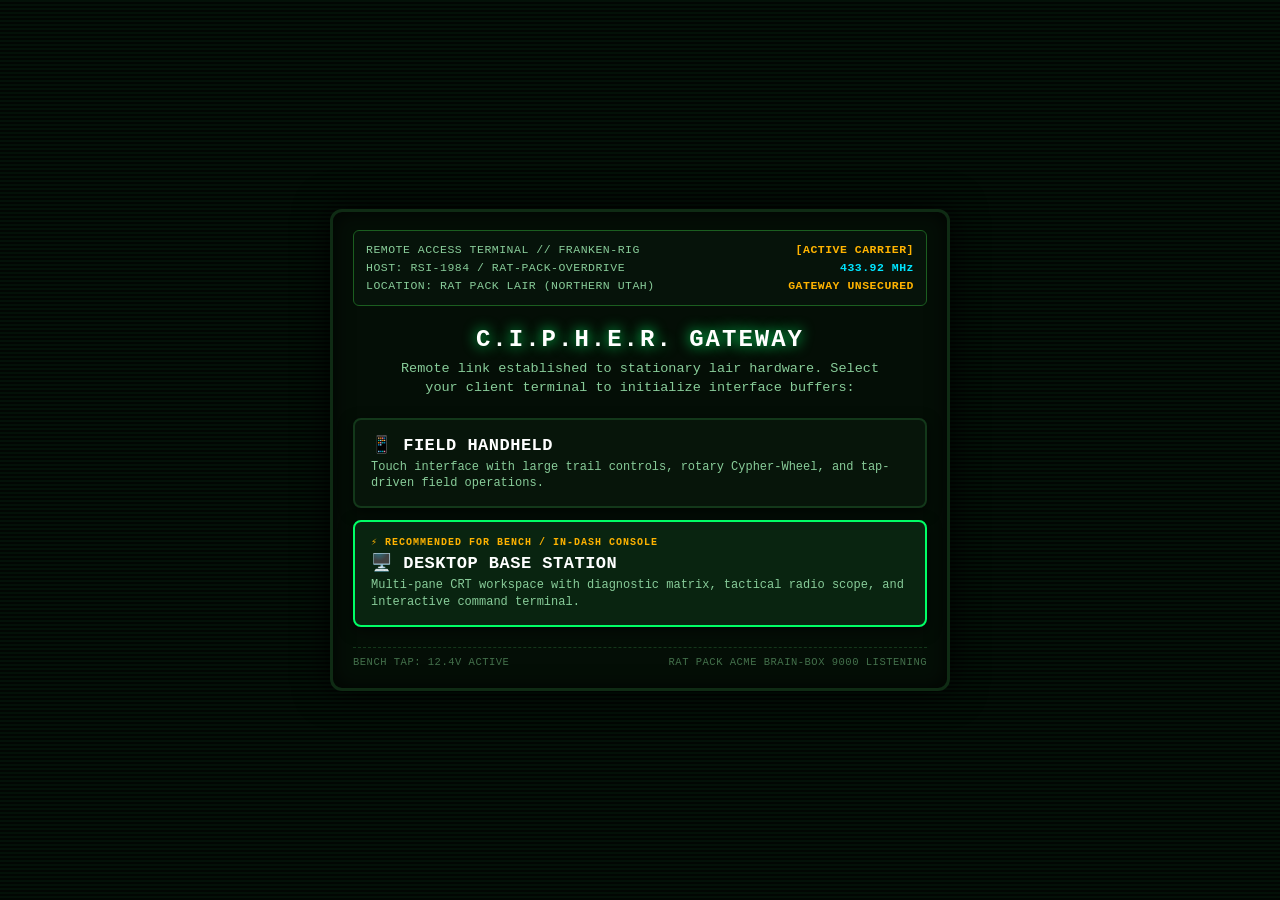
<file: index.html>
<!DOCTYPE html>
<html lang="en">
<head>
  <meta charset="UTF-8">
  <meta name="viewport" content="width=device-width, initial-scale=1.0, maximum-scale=1.0, user-scalable=no, viewport-fit=cover">
  <title>C.I.P.H.E.R. // Remote Gateway</title>
  <style>
    :root {
      --crt-bg: #030804;
      --crt-panel: #07150a;
      --crt-panel-border: #13381a;
      --crt-text-dim: #88cc99;
      --crt-text-bright: #00ff66;
      --crt-amber: #ffb300;
      --crt-cyan: #00e5ff;
      --crt-border: #1b5e20;
      --crt-border-bright: #00ff66;
      --crt-scanline: rgba(0, 255, 102, 0.035);
    }

    * {
      box-sizing: border-box;
      -webkit-tap-highlight-color: transparent;
      margin: 0;
      padding: 0;
    }

    body {
      width: 100%;
      min-height: 100dvh;
      background-color: var(--crt-bg);
      color: var(--crt-text-bright);
      font-family: -apple-system, BlinkMacSystemFont, "Segoe UI", Roboto, "Courier New", monospace;
      display: flex;
      flex-direction: column;
      justify-content: center;
      align-items: center;
      padding: 16px;
      position: relative;
      overflow-x: hidden;
    }

    /* Ambient CRT Scanline Overlay */
    body::before {
      content: " ";
      display: block;
      position: absolute;
      top: 0; left: 0; bottom: 0; right: 0;
      background: linear-gradient(var(--crt-scanline) 50%, rgba(0, 0, 0, 0.28) 50%);
      background-size: 100% 4px;
      z-index: 10;
      pointer-events: none;
    }

    /* Tactical Bezel Container */
    .gateway-bezel {
      width: 100%;
      max-width: 620px;
      background: #040e06;
      border: 3px solid #0f2b14;
      border-radius: 12px;
      box-shadow: 0 0 35px rgba(0, 0, 0, 0.9), inset 0 0 20px rgba(0, 0, 0, 0.8);
      padding: 18px 20px 20px;
      display: flex;
      flex-direction: column;
      gap: 16px;
      position: relative;
      z-index: 20;
    }

    /* Hardware Rig Header */
    .rig-status-banner {
      border: 1.5px solid var(--crt-border);
      background-color: rgba(7, 21, 10, 0.9);
      border-radius: 6px;
      padding: 10px 12px;
      font-family: "Courier New", Courier, monospace;
      font-size: 11.5px;
      line-height: 1.55;
      letter-spacing: 0.5px;
      color: var(--crt-text-dim);
    }

    .rig-status-row {
      display: flex;
      justify-content: space-between;
      flex-wrap: wrap;
      gap: 4px;
    }

    .rig-tag-alert {
      color: var(--crt-amber);
      font-weight: 900;
    }

    .rig-tag-cyan {
      color: var(--crt-cyan);
      font-weight: 700;
    }

    .header-box {
      text-align: center;
      padding: 4px 0;
    }

    .gateway-title {
      font-size: 24px;
      font-weight: 900;
      letter-spacing: 2px;
      color: #ffffff;
      text-shadow: 0 0 14px var(--crt-text-bright);
      margin-bottom: 6px;
    }

    .gateway-subtitle {
      font-size: 13.5px;
      color: var(--crt-text-dim);
      line-height: 1.45;
      max-width: 500px;
      margin: 0 auto;
    }

    /* Auto-Route Ingress Intercept Notification */
    .auto-route-card {
      display: none;
      background: rgba(255, 179, 0, 0.08);
      border: 1.5px solid var(--crt-amber);
      border-radius: 8px;
      padding: 12px 14px;
      text-align: center;
      font-size: 13px;
      color: #ffffff;
      flex-direction: column;
      gap: 8px;
    }

    .auto-route-card.active {
      display: flex;
    }

    .btn-abort-autoroute {
      background: none;
      border: 1px solid var(--crt-amber);
      color: var(--crt-amber);
      padding: 4px 10px;
      font-size: 11px;
      font-weight: 800;
      border-radius: 4px;
      cursor: pointer;
      align-self: center;
      touch-action: manipulation;
    }

    /* Surface Selection Controls */
    .button-stack {
      display: flex;
      flex-direction: column;
      gap: 12px;
      width: 100%;
    }

    .surface-choice-btn {
      display: flex;
      flex-direction: column;
      align-items: flex-start;
      justify-content: center;
      width: 100%;
      min-height: 78px;
      background-color: var(--crt-panel);
      border: 2px solid var(--crt-panel-border);
      border-radius: 8px;
      color: #ffffff;
      text-decoration: none;
      padding: 14px 16px;
      touch-action: manipulation;
      transition: border-color 0.18s, background-color 0.18s, transform 0.1s;
      box-shadow: 0 4px 14px rgba(0, 0, 0, 0.6);
      position: relative;
    }

    .surface-choice-btn:hover {
      border-color: var(--crt-border-bright);
      background-color: #0c2b14;
    }

    .surface-choice-btn:active {
      transform: scale(0.99);
      background-color: var(--crt-border-bright);
      color: #000000;
    }

    .surface-choice-btn.recommended {
      border-color: var(--crt-border-bright);
      background-color: #092410;
    }

    .recommended-badge {
      display: none;
      font-size: 10px;
      color: var(--crt-amber);
      font-weight: 900;
      letter-spacing: 1px;
      margin-bottom: 4px;
      font-family: "Courier New", Courier, monospace;
    }

    .surface-choice-btn.recommended .recommended-badge {
      display: block;
    }

    .btn-headline {
      font-size: 17px;
      font-weight: 900;
      letter-spacing: 0.5px;
      display: flex;
      align-items: center;
      gap: 8px;
      margin-bottom: 4px;
    }

    .btn-subtext {
      font-size: 12px;
      color: var(--crt-text-dim);
      line-height: 1.4;
      text-align: left;
    }

    .surface-choice-btn:active .btn-subtext {
      color: #000000;
    }

    .footer-note {
      display: flex;
      justify-content: space-between;
      align-items: center;
      font-size: 10.5px;
      color: #43704b;
      font-family: "Courier New", Courier, monospace;
      letter-spacing: 0.5px;
      border-top: 1px dashed #13381a;
      padding-top: 8px;
      margin-top: 4px;
    }
  </style>
</head>
<body>

  <main class="gateway-bezel">
    <!-- Physical Rig Header & Telemetry Frame -->
    <header class="rig-status-banner">
      <div class="rig-status-row">
        <span>REMOTE ACCESS TERMINAL // FRANKEN-RIG</span>
        <span class="rig-tag-alert">[ACTIVE CARRIER]</span>
      </div>
      <div class="rig-status-row">
        <span>HOST: RSI-1984 / RAT-PACK-OVERDRIVE</span>
        <span class="rig-tag-cyan">433.92 MHz</span>
      </div>
      <div class="rig-status-row">
        <span>LOCATION: RAT PACK LAIR (NORTHERN UTAH)</span>
        <span class="rig-tag-alert">GATEWAY UNSECURED</span>
      </div>
    </header>

    <section class="header-box">
      <h1 class="gateway-title">C.I.P.H.E.R. GATEWAY</h1>
      <p class="gateway-subtitle">
        Remote link established to stationary lair hardware. Select your client terminal to initialize interface buffers:
      </p>
    </section>

    <!-- Auto-Route Intercept Card (Activates when inbound field token is detected on mobile) -->
    <div class="auto-route-card" id="auto-route-panel">
      <span>Field token detected in carrier link. Initializing Handheld Terminal in <strong id="countdown-timer">2</strong>s...</span>
      <button class="btn-abort-autoroute" id="btn-abort-autoroute" onclick="abortAutoRoute()">CANCEL AUTO-CONNECT</button>
    </div>

    <!-- Surface Routing Selection -->
    <nav class="button-stack">
      <!-- Field Handheld Target -->
      <a href="mobile/index.html" class="surface-choice-btn" id="btn-handheld">
        <span class="recommended-badge" id="badge-handheld">⚡ RECOMMENDED FOR MOBILE HARDWARE</span>
        <span class="btn-headline">📱 FIELD HANDHELD</span>
        <span class="btn-subtext">Touch interface with large trail controls, rotary Cypher-Wheel, and tap-driven field operations.</span>
      </a>

      <!-- Base Station Target -->
      <a href="desktop/index.html" class="surface-choice-btn" id="btn-desktop">
        <span class="recommended-badge" id="badge-desktop">⚡ RECOMMENDED FOR BENCH / IN-DASH CONSOLE</span>
        <span class="btn-headline">🖥️ DESKTOP BASE STATION</span>
        <span class="btn-subtext">Multi-pane CRT workspace with diagnostic matrix, tactical radio scope, and interactive command terminal.</span>
      </a>
    </nav>

    <footer class="footer-note">
      <span>BENCH TAP: 12.4V ACTIVE</span>
      <span>RAT PACK ACME BRAIN-BOX 9000 LISTENING</span>
    </footer>
  </main>

  <script>
    let autoRouteTimer = null;

    function abortAutoRoute() {
      if (autoRouteTimer) {
        clearTimeout(autoRouteTimer);
        autoRouteTimer = null;
      }
      const panel = document.getElementById('auto-route-panel');
      if (panel) panel.classList.remove('active');
    }

    (function initGateway() {
      const searchParams = window.location.search;
      const handheldLink = document.getElementById('btn-handheld');
      const desktopLink = document.getElementById('btn-desktop');

      // Preserve inbound query parameters
      if (searchParams) {
        handheldLink.href = 'mobile/index.html' + searchParams;
        desktopLink.href = 'desktop/index.html' + searchParams;
      }

      // Check device form factor
      const isMobile = window.matchMedia('(max-width: 768px), (pointer: coarse)').matches;
      if (isMobile) {
        handheldLink.classList.add('recommended');
        desktopLink.classList.remove('recommended');
      } else {
        desktopLink.classList.add('recommended');
        handheldLink.classList.remove('recommended');
      }

      // If mobile user arrives with a token or key, initialize seamless trail ingress
      const hasToken = searchParams && (searchParams.includes('token=') || searchParams.includes('key=') || searchParams.includes('restore='));
      if (isMobile && hasToken) {
        const autoPanel = document.getElementById('auto-route-panel');
        const countdownEl = document.getElementById('countdown-timer');
        if (autoPanel && countdownEl) {
          autoPanel.classList.add('active');
          let seconds = 2;
          autoRouteTimer = setInterval(() => {
            seconds--;
            if (countdownEl) countdownEl.textContent = seconds;
            if (seconds <= 0) {
              clearInterval(autoRouteTimer);
              window.location.href = handheldLink.href;
            }
          }, 1000);
        }
      }
    })();
  </script>

</body>
</html>
</file>
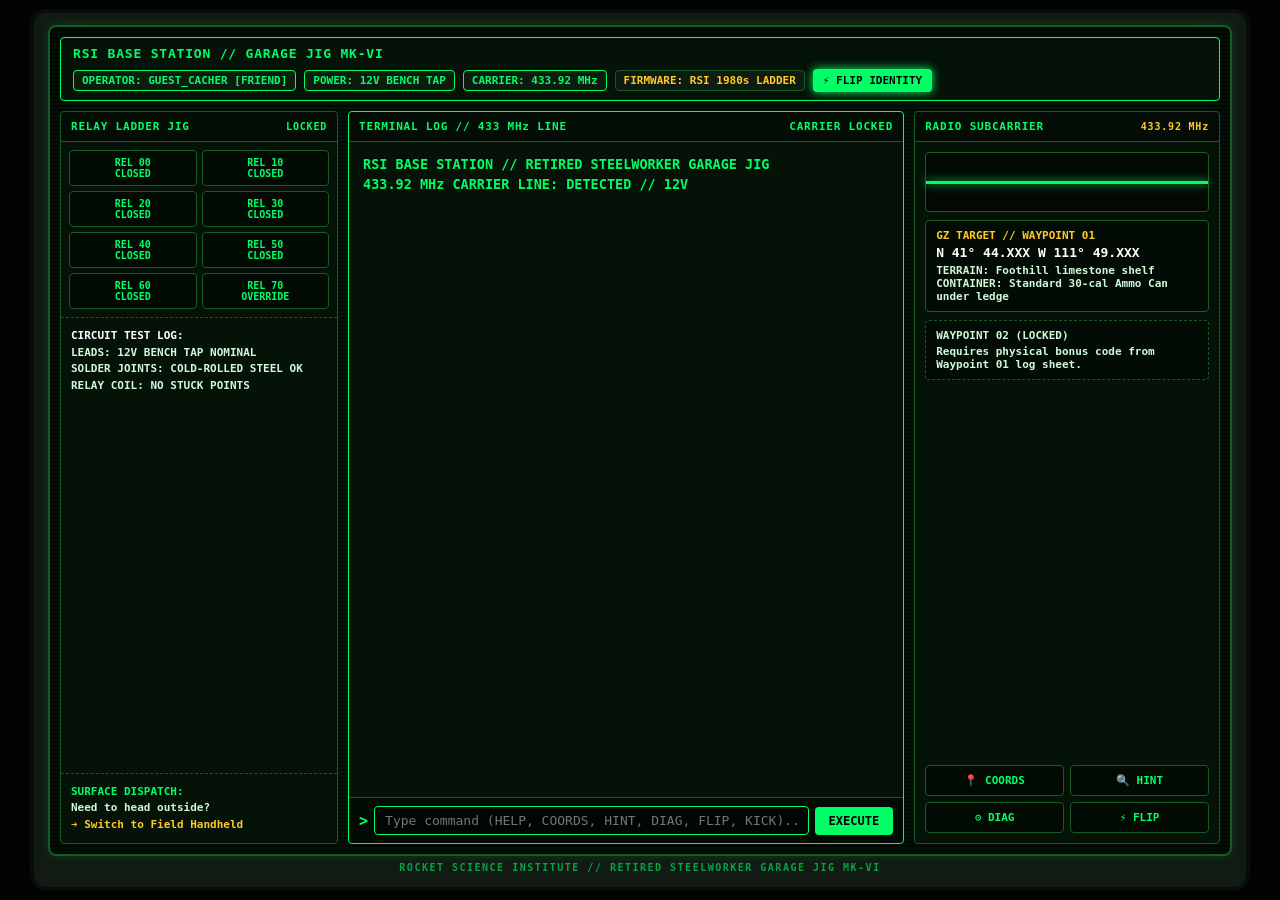
<file: desktop/index.html>
<!DOCTYPE html>
<html lang="en">
<head>
  <meta charset="UTF-8">
  <meta name="viewport" content="width=device-width, initial-scale=1.0">
  <title>C.I.P.H.E.R. // Base Station Dual Terminal</title>
  <link rel="stylesheet" href="css/station.css?v=6.0">
</head>
<body>

  <!-- Physical Chassis Simulation (RSI / Rat Pack Dual Housing) -->
  <div class="base-station-viewport theme-rsi" id="master-console-chassis">
    <div class="crt-glass-screen" id="glass-screen-surface">

      <!-- Top Operational Console Bar -->
      <header class="console-topbar">
        <div class="console-title" id="console-title-txt">RSI BASE STATION // GARAGE JIG MK-VI</div>
        <div class="console-badges">
          <div class="badge-item active" id="badge-cacher">OPERATOR: FRIEND</div>
          <div class="badge-item active" id="badge-power">POWER: 12V BENCH TAP</div>
          <div class="badge-item active" id="badge-link">CARRIER: 433.92 MHz</div>
          <div class="badge-item" id="badge-mode" style="color: var(--text-highlight);">FIRMWARE: RSI 1980s LADDER</div>
          <button class="btn-personality-flip" onclick="BaseStation.triggerGlitchFlip()">⚡ FLIP IDENTITY</button>
        </div>
      </header>

      <!-- 3-Pane Console Workspace -->
      <div class="console-grid">

        <!-- LEFT PANE: Diagnostic Matrix & Sector Memory Inspector (Collapses <=960px) -->
        <aside class="crt-console-panel matrix-pane">
          <div class="panel-header">
            <span id="left-panel-title">RELAY LADDER JIG</span>
            <span id="matrix-status-label" style="font-size: 10px; color: var(--text-accent);">LOCKED</span>
          </div>

          <div class="matrix-grid">
            <div class="sector-cell" onclick="BaseStation.inspectSector('0x00')">REL 00<br>CLOSED</div>
            <div class="sector-cell" onclick="BaseStation.inspectSector('0x10')">REL 10<br>CLOSED</div>
            <div class="sector-cell" onclick="BaseStation.inspectSector('0x20')">REL 20<br>CLOSED</div>
            <div class="sector-cell" onclick="BaseStation.inspectSector('0x30')">REL 30<br>CLOSED</div>
            <div class="sector-cell" onclick="BaseStation.inspectSector('0x40')">REL 40<br>CLOSED</div>
            <div class="sector-cell" onclick="BaseStation.inspectSector('0x50')">REL 50<br>CLOSED</div>
            <div class="sector-cell" onclick="BaseStation.inspectSector('0x60')">REL 60<br>CLOSED</div>
            <div class="sector-cell" onclick="BaseStation.inspectSector('0x70')">REL 70<br>OVERRIDE</div>
          </div>

          <div class="telemetry-block" id="sector-inspect-view">
            <strong style="color: #ffffff;">CIRCUIT TEST LOG:</strong><br>
            LEADS: 12V BENCH TAP NOMINAL<br>
            SOLDER JOINTS: COLD-ROLLED STEEL OK<br>
            RELAY COIL: NO STUCK POINTS
          </div>

          <div class="telemetry-block" style="margin-top: auto;">
            <strong style="color: var(--text-accent);">SURFACE DISPATCH:</strong><br>
            Need to head outside?<br>
            <a href="../mobile/index.html" style="color: var(--text-highlight); text-decoration: none; font-weight: 800;">➔ Switch to Field Handheld</a>
          </div>
        </aside>

        <!-- CENTER PANE: Main CRT Teletype Monitor & CLI -->
        <main class="crt-console-panel primary-monitor">
          <div class="panel-header">
            <span id="monitor-heading">TERMINAL LOG // 433 MHz LINE</span>
            <span id="log-status-tag" style="color: var(--text-accent);">CARRIER LOCKED</span>
          </div>

          <div class="main-log-scroll" id="base-log-scroll"></div>

          <footer class="desktop-cli-tray">
            <span class="cli-prompt">&gt;</span>
            <input 
              type="text" 
              id="base-cli-input" 
              class="cli-desktop-input" 
              placeholder="Type command (HELP, COORDS, HINT, DIAG, FLIP, KICK)..." 
              autocomplete="off"
              autofocus
            >
            <button class="btn-desktop-exec" onclick="BaseStation.submitCommand()">EXECUTE</button>
          </footer>
        </main>

        <!-- RIGHT PANE: Radio Scope & Tactical Waypoint Board -->
        <aside class="crt-console-panel">
          <div class="panel-header">
            <span id="right-panel-title">RADIO SUBCARRIER</span>
            <span style="font-size: 10px; color: var(--text-highlight);" id="freq-tag">433.92 MHz</span>
          </div>

          <div class="tactical-display-body">
            <div class="frequency-scope">
              <div class="carrier-wave"></div>
            </div>

            <div class="waypoint-card">
              <div class="waypoint-title" id="wp-title-txt">GZ TARGET // WAYPOINT 01</div>
              <div class="waypoint-coords" id="wp-coords-txt">N 41° 44.XXX  W 111° 49.XXX</div>
              <div style="font-size: 11px; color: var(--text-main); margin-top: 4px;" id="wp-desc-txt">
                TERRAIN: Foothill limestone shelf<br>CONTAINER: Standard 30-cal Ammo Can under ledge
              </div>
            </div>

            <div class="waypoint-card" style="border-style: dashed;">
              <div class="waypoint-title" style="color: var(--text-main);" id="wp2-title-txt">WAYPOINT 02 (LOCKED)</div>
              <div style="font-size: 11px; color: var(--text-main);" id="wp2-desc-txt">
                Requires physical bonus code from Waypoint 01 log sheet.
              </div>
            </div>

            <div class="macro-board">
              <button class="btn-macro-tile" onclick="BaseStation.runMacro('COORDS')">📍 COORDS</button>
              <button class="btn-macro-tile" onclick="BaseStation.runMacro('HINT')">🔍 HINT</button>
              <button class="btn-macro-tile" onclick="BaseStation.runMacro('DIAG')">⚙️ DIAG</button>
              <button class="btn-macro-tile" onclick="BaseStation.runMacro('FLIP')">⚡ FLIP</button>
            </div>
          </div>
        </aside>

      </div>

    </div>

    <div class="bezel-badge" id="bezel-badge-txt">ROCKET SCIENCE INSTITUTE // RETIRED STEELWORKER GARAGE JIG MK-VI</div>
  </div>

  <!-- Shared Universal Core -->
  <script src="../js/cipher-audio.js"></script>
  <script src="../js/cipher-fx.js"></script>
  <script src="../js/cipher-core.js"></script>
  <script src="../js/cipher-dialog.js"></script>
  <script>
    const BaseStation = {
      logEl: null,
      inputEl: null,
      chassisEl: null,
      screenEl: null,
      currentTheme: 'rsi',
      printQueue: [],
      isPrinting: false,

      init: function() {
        this.logEl = document.getElementById('base-log-scroll');
        this.inputEl = document.getElementById('base-cli-input');
        this.chassisEl = document.getElementById('master-console-chassis');
        this.screenEl = document.getElementById('glass-screen-surface');

        // Keyboard enter trigger
        this.inputEl.addEventListener('keydown', (e) => {
          if (e.key === 'Enter') {
            e.preventDefault();
            this.submitCommand();
          }
        });

        // Click outside listener to keep CLI focused
        document.addEventListener('click', (e) => {
          if (e.target.tagName !== 'BUTTON' && e.target.tagName !== 'A' && !e.target.classList.contains('sector-cell')) {
            this.inputEl.focus();
          }
        });

        // Web Audio unlock on initial user gesture
        window.addEventListener('click', () => {
          if (typeof CipherAudio !== 'undefined') {
            if (CipherAudio.unlock) CipherAudio.unlock();
            if (CipherAudio.init) CipherAudio.init();
          }
        }, { once: true });

        // Synchronize operator identity and progression
        this.syncOperatorState();

        // Print initial teletype greeting
        this.printLine(
          "RSI BASE STATION // RETIRED STEELWORKER GARAGE JIG\n" +
          "433.92 MHz CARRIER LINE: DETECTED // 12V BENCH POWER: FLOATING\n\n" +
          "[C.I.P.H.E.R. // RSI RETIRED STEELWORKER CORE]\n" +
          "\"Console circuit closed, friend.\n" +
          "The solder joints were laid down on a shop bench, but they're solid cold-rolled steel.\n" +
          "Relay ladder is holding steady. Just watch out for REL 70—the Rat Pack soldered some crazy Acme bypass on that terminal.\"",
          "line-bright", 12
        );

        // Ambient instability micro-spike
        setInterval(() => {
          if (Math.random() < 0.20) {
            this.glitchSpike();
          }
        }, 18000);
      },

      syncOperatorState: function() {
        try {
          if (typeof CipherCore !== 'undefined') {
            const s = CipherCore.getState();
            if (s && s.cacher && s.cacher.username) {
              const role = (this.currentTheme === 'ratpack') ? 'BUDDY' : 'FRIEND';
              document.getElementById('badge-cacher').textContent = `OPERATOR: ${s.cacher.username} [${role}]`;
            } else {
              document.getElementById('badge-cacher').textContent = (this.currentTheme === 'ratpack') ? "OPERATOR: BUDDY" : "OPERATOR: FRIEND";
            }
          }
        } catch (e) {
          console.warn("[C.I.P.H.E.R.] Core state sync skipped:", e);
        }
      },

      printLine: function(text, cls = "line-dim", charSpeedMs = 10) {
        this.printQueue.push({ text, cls, charSpeedMs });
        if (!this.isPrinting) {
          this.processQueue();
        }
      },

      processQueue: async function() {
        if (this.printQueue.length === 0) {
          this.isPrinting = false;
          return;
        }

        this.isPrinting = true;
        const current = this.printQueue.shift();
        const p = document.createElement('div');
        p.className = current.cls;
        this.logEl.appendChild(p);

        for (let i = 0; i < current.text.length; i++) {
          p.textContent += current.text[i];
          this.logEl.scrollTop = this.logEl.scrollHeight;
          if (typeof CipherAudio !== 'undefined' && CipherAudio.lineChatter && (i % 3 === 0)) {
            CipherAudio.lineChatter();
          } else if (typeof CipherAudio !== 'undefined' && CipherAudio.click && (i % 3 === 0)) {
            CipherAudio.click();
          }
          await new Promise(r => setTimeout(r, current.charSpeedMs));
        }

        await new Promise(r => setTimeout(r, 35));
        this.processQueue();
      },

      glitchSpike: function() {
        if (typeof CipherFX !== 'undefined' && CipherFX.glitchSpike) {
          CipherFX.glitchSpike(this.screenEl);
        }
        if (typeof CipherAudio !== 'undefined' && CipherAudio.buzz) {
          CipherAudio.buzz();
        }
      },

      triggerGlitchFlip: function() {
        if (typeof CipherAudio !== 'undefined' && CipherAudio.relay) {
          CipherAudio.relay();
        }

        if (typeof CipherFX !== 'undefined' && CipherFX.quantumFlip) {
          CipherFX.quantumFlip(this.screenEl, () => {
            if (this.currentTheme === 'rsi') {
              this.setThemeRatPack();
            } else {
              this.setThemeRSI();
            }
          });
        } else {
          if (this.currentTheme === 'rsi') {
            this.setThemeRatPack();
          } else {
            this.setThemeRSI();
          }
        }
      },

      setThemeRatPack: function() {
        this.currentTheme = 'ratpack';
        this.chassisEl.className = 'base-station-viewport theme-ratpack';
        document.getElementById('console-title-txt').textContent = "RAT PACK // ACME BRAIN-BOX 9000";
        document.getElementById('badge-power').textContent = "POWER: SUPER-JUICE CAPACITOR";
        document.getElementById('badge-link').textContent = "LINK: MEGA-MESH GIZMO";
        document.getElementById('badge-mode').textContent = "MODE: NITRO v4.9X";
        document.getElementById('left-panel-title').textContent = "ACME GADGET HOPPER";
        document.getElementById('right-panel-title').textContent = "BIRD-IN-THE-SKY PINGER";
        document.getElementById('monitor-heading').textContent = "MEGA-MESH GIZMO STREAM";
        document.getElementById('bezel-badge-txt').textContent = "RAT PACK OVERHAUL // ACME GADGET-O-MATIC OVERDRIVE";
        document.getElementById('freq-tag').textContent = "SAT-LINK 1575.42 MHz";
        document.getElementById('matrix-status-label').textContent = "TURBO ON";
        document.getElementById('log-status-tag').textContent = "PINGING GZ";

        this.syncOperatorState();

        this.printLine(
          "\n💥 KABOOM! ACME NITRO-WHIRLIGIG ONLINE! 💥\n" +
          "[C.I.P.H.E.R. // RAT PACK ACME OVERDRIVE]\n" +
          "\"BEEP BEEP! Look who bypassed the gate, buddy!\n" +
          "That old steelworker junk was choking on rusty relay clicks, so I wired the Nitro-Injected Whirligig straight into the Acme Brain-Box 9000!\n" +
          "The Bird-in-the-Sky Pinger is hot, the coords are locked, and we need to blaze to GZ for the FTF before an Anvil-Drop Error crashes our smiley hopper!\"",
          "line-amber", 8
        );
      },

      setThemeRSI: function() {
        this.currentTheme = 'rsi';
        this.chassisEl.className = 'base-station-viewport theme-rsi';
        document.getElementById('console-title-txt').textContent = "RSI BASE STATION // GARAGE JIG MK-VI";
        document.getElementById('badge-power').textContent = "POWER: 12V BENCH TAP";
        document.getElementById('badge-link').textContent = "CARRIER: 433.92 MHz";
        document.getElementById('badge-mode').textContent = "FIRMWARE: RSI 1980s LADDER";
        document.getElementById('left-panel-title').textContent = "RELAY LADDER JIG";
        document.getElementById('right-panel-title').textContent = "RADIO SUBCARRIER";
        document.getElementById('monitor-heading').textContent = "TERMINAL LOG // 433 MHz LINE";
        document.getElementById('bezel-badge-txt').textContent = "ROCKET SCIENCE INSTITUTE // RETIRED STEELWORKER GARAGE JIG MK-VI";
        document.getElementById('freq-tag').textContent = "433.92 MHz";
        document.getElementById('matrix-status-label').textContent = "LOCKED";
        document.getElementById('log-status-tag').textContent = "CARRIER LOCKED";

        this.syncOperatorState();

        this.printLine(
          "\n[RELAY LADDER RESTORED // 12V BENCH TAP NOMINAL]\n" +
          "[C.I.P.H.E.R. // RSI RETIRED STEELWORKER CORE]\n" +
          "\"Keep your boots on the rug and go easy on the switch bank, friend.\n" +
          "The deep-cycle tap is holding steady at twelve point four volts, but the 433.92 MHz benchmark line has a cold solder joint acting up on relay five.\n" +
          "Let's verify the coords for that thirty-cal ammo can before the shift whistle blows and Taco Time Tuesday wraps up.\"",
          "line-bright", 12
        );
      },

      inspectSector: function(sectorCode) {
        if (typeof CipherAudio !== 'undefined') {
          if (CipherAudio.keyThud) CipherAudio.keyThud();
          else if (CipherAudio.click) CipherAudio.click();
        }

        const view = document.getElementById('sector-inspect-view');

        if (sectorCode === '0x70') {
          view.innerHTML = `
            <strong style="color: var(--text-highlight);">REL 70 INSPECTION:</strong><br>
            STATE: <span style="color: #ff007f;">ACME OVERRIDE DETECTED</span><br>
            VOLTAGE: 48V NITRO SURGE<br>
            TRACE: WIRED DIRECT TO GADGET HOPPER<br>
            <em style="color: var(--text-accent);">*Click FLIP to switch firmware*</em>
          `;
          this.printLine(`[INSPECT 0x70] Acme Brain-Box bridge active. Nitro surge detected across jumper 7.`, "line-amber", 10);
        } else {
          view.innerHTML = `
            <strong style="color: #ffffff;">CIRCUIT TEST [${sectorCode}]:</strong><br>
            LEADS: 12V BENCH TAP NOMINAL<br>
            SOLDER JOINTS: COLD-ROLLED OK<br>
            RELAY COIL: NO STUCK POINTS
          `;
          this.printLine(`[INSPECT ${sectorCode}] Ladder contact verified closed. 12V DC bench rail steady.`, "line-dim", 10);
        }
      },

      runMacro: function(command) {
        this.inputEl.value = command;
        this.submitCommand();
      },

      submitCommand: function() {
        const raw = this.inputEl.value.trim();
        if (!raw) return;

        this.inputEl.value = '';
        this.printLine(`> ${raw}`, "line-user", 6);

        if (typeof CipherAudio !== 'undefined') {
          if (CipherAudio.keyThud) CipherAudio.keyThud();
          else if (CipherAudio.relay) CipherAudio.relay();
        }

        const upper = raw.toUpperCase();

        if (upper === 'CLEAR') {
          this.printQueue = [];
          this.logEl.innerHTML = '';
          return;
        }

        if (upper === 'FLIP' || upper === 'IDENTITY') {
          this.triggerGlitchFlip();
          return;
        }

        if (upper === 'HELP') {
          this.printLine(
            "BASE STATION COMMAND SET:\n" +
            "  COORDS  - View active Ground Zero (GZ) coordinates\n" +
            "  HINT    - Review container placement and field notes\n" +
            "  DIAG    - Run bench power and carrier frequency diagnostic\n" +
            "  KICK    - Apply percussive maintenance to steel casing\n" +
            "  SWAG    - Check virtual ammo can trade inventory\n" +
            "  BYOP    - Reminder for signing the field log sheet\n" +
            "  TFTC    - Print cache log greeting\n" +
            "  SECTOR  - Read individual memory sector (e.g., SECTOR 0x00)\n" +
            "  FLIP    - Toggle between RSI Ladder and Rat Pack Acme firmware\n" +
            "  CLEAR   - Flush CRT display buffer",
            "line-bright", 10
          );
          return;
        }

        if (upper.includes('COORD') || upper.includes('WAYPOINT')) {
          this.printLine(
            "[GROUND ZERO COORDINATES // WAYPOINT 01]\n" +
            "COORDS: N 41° 44.XXX  W 111° 49.XXX (WGS84)\n" +
            "TERRAIN: Foothill limestone shelf bench cut.\n" +
            "NOTE: Bring your handheld GPS to GZ. Real-world cache find stands on its own.",
            "line-bright", 10
          );
          return;
        }

        if (upper.includes('HINT')) {
          this.printLine(
            "[FIELD PLACEMENT HINT]\n" +
            "Look low beneath the northern limestone shelf where the juniper roots wrap the rock fissure.\n" +
            "Do not tear apart stone walls or trample sagebrush. Container is a standard 30-cal ammo can painted olive drab with an RSI stencil.",
            "line-dim", 10
          );
          return;
        }

        if (upper === 'DIAG') {
          if (this.currentTheme === 'rsi') {
            this.printLine(
              "[RSI SHOP JIG BENCH DIAGNOSTIC]\n" +
              "BENCH POWER: 12.4V DC (Deep-cycle lead-acid tap)\n" +
              "CARRIER LINK: 433.92 MHz garage whip antenna (Nominal)\n" +
              "RELAY ARRAY: Relays 00 through 60 nominal; Relay 70 bypassed.\n" +
              "CHASSIS: Quarter-inch welded hot-rolled plate. Zero structural fatigue.",
              "line-bright", 10
            );
          } else {
            this.printLine(
              "[RAT PACK ACME TELEMETRY HARNESS]\n" +
              "CORE: Acme Brain-Box 9000 (Running at 400% Clock)\n" +
              "WHIRLIGIG: Nitro-Injected and spinning free\n" +
              "BIRD-IN-THE-SKY PINGER: 1575.42 MHz Sat-lock acquired\n" +
              "ANVIL OVERLOAD RISK: Low (No roadrunners detected in immediate vicinity)",
              "line-amber", 10
            );
          }
          return;
        }

        if (upper === 'KICK') {
          if (typeof CipherAudio !== 'undefined' && CipherAudio.clank) {
            CipherAudio.clank();
          }
          this.glitchSpike();
          this.printLine(
            "*CLANG!* You kicked the 1/4-inch welded steel casing.\n" +
            "A shower of rust flakes falls off the lower flange, and a dazed earwig crawls off pin 4.\n" +
            "The 12V bench tap fluctuates briefly, but the heavy steel plate doesn't even dent.",
            "line-amber", 10
          );
          return;
        }

        if (upper === 'SWAG') {
          this.printLine(
            "[VIRTUAL SWAG INVENTORY // TRADE EQUAL OR BETTER]\n" +
            "  1x Wooden nickel (Northern Utah Geocachers)\n" +
            "  1x Plastic dinosaur (missing left foot)\n" +
            "  1x Unactivated micro trackable geocoin\n" +
            "  1x Expired 2004 Taco Time coupon (stained with hot sauce)",
            "line-bright", 10
          );
          return;
        }

        if (upper === 'BYOP') {
          this.printLine(
            "[BYOP ADVICE]\n" +
            "Always bring your own pen out on the trail! C.I.P.H.E.R. can crunch virtual bytes all day, but if your ink isn't on that paper log sheet, your smiley isn't earned.",
            "line-bright", 10
          );
          return;
        }

        if (upper === 'TFTC') {
          this.printLine(
            "[TFTC RECORDED]\n" +
            "Thanks for the cache! Log sheet signed and ammo can tucked securely back in its hide.",
            "line-bright", 10
          );
          return;
        }

        if (upper.startsWith('SECTOR')) {
          const parts = upper.split(' ');
          const target = parts[1] || '0x00';
          this.inspectSector(target);
          return;
        }

        // Generic fallback
        if (this.currentTheme === 'rsi') {
          this.printLine(
            `ERR: Unrecognized command '${raw}'.\n` +
            `Type 'HELP' for a list of valid bench instructions, or check the wiring leads.`,
            "line-dim", 10
          );
        } else {
          this.printLine(
            `WHOA NELLY! Command '${raw}' tripped the blooper sensor!\n` +
            `Run 'HELP' before an Acme Anvil-Drop Error smashes the command line!`,
            "line-amber", 10
          );
        }
      }
    };

    document.addEventListener('DOMContentLoaded', () => {
      BaseStation.init();
    });
  </script>
</body>
</html>
</file>
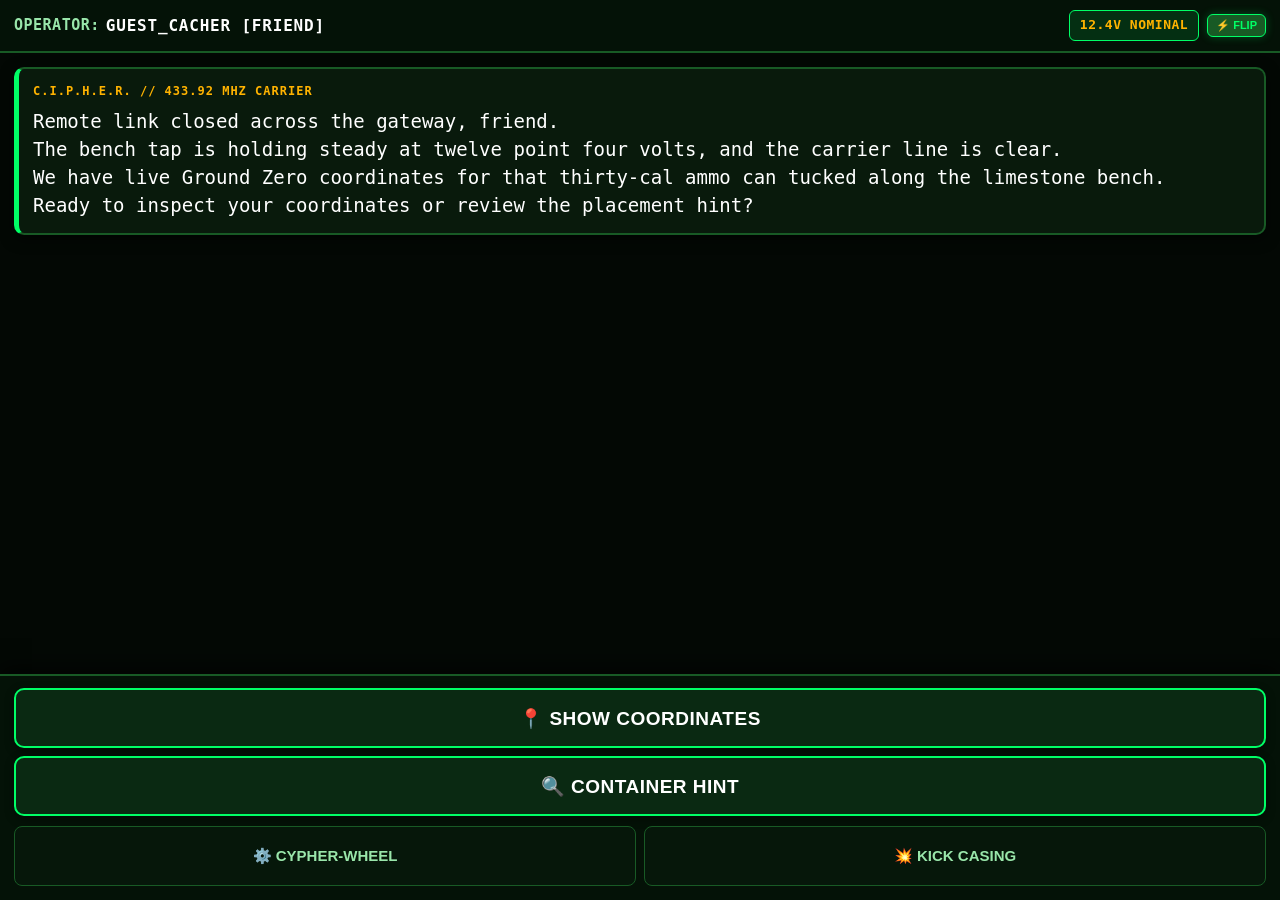
<file: mobile/index.html>
<!DOCTYPE html>
<html lang="en">
<head>
  <meta charset="UTF-8">
  <meta name="viewport" content="width=device-width, initial-scale=1.0, maximum-scale=1.0, user-scalable=no, viewport-fit=cover">
  <title>C.I.P.H.E.R. // Field Handheld</title>
  <link rel="stylesheet" href="css/handheld.css?v=5.0">
  <style>
    /* Inline fallback safety styles to guarantee outdoor high-contrast ergonomics */
    :root {
      --handheld-bg: #030804;
      --handheld-card-bg: #091a0c;
      --handheld-card-border: #185a25;
      --handheld-text-bright: #00ff66;
      --handheld-text-dim: #99e6aa;
      --handheld-amber: #ffb300;
      --handheld-cyan: #00e5ff;
    }

    * {
      box-sizing: border-box;
      -webkit-tap-highlight-color: transparent;
      margin: 0;
      padding: 0;
    }

    body {
      background-color: var(--handheld-bg);
      color: var(--handheld-text-bright);
      font-family: -apple-system, BlinkMacSystemFont, "Segoe UI", Roboto, monospace;
      font-size: 19px;
      line-height: 1.45;
      width: 100vw;
      height: 100dvh;
      overflow: hidden;
      display: flex;
      flex-direction: column;
    }

    .handheld-shell {
      flex: 1;
      display: flex;
      flex-direction: column;
      height: 100%;
      position: relative;
      overflow: hidden;
    }

    /* Top Status Bar */
    .handheld-header {
      flex-shrink: 0;
      display: flex;
      justify-content: space-between;
      align-items: center;
      padding: 10px 14px calc(10px + env(safe-area-inset-top, 0px));
      background: #041207;
      border-bottom: 2px solid var(--handheld-card-border);
      font-size: 13px;
      font-weight: 800;
      letter-spacing: 0.5px;
      z-index: 20;
    }

    .header-badge {
      color: var(--handheld-text-dim);
      display: flex;
      align-items: center;
      gap: 6px;
    }

    .header-badge strong {
      color: #ffffff;
    }

    .header-actions {
      display: flex;
      align-items: center;
      gap: 8px;
    }

    .header-volts {
      color: var(--handheld-amber);
      font-family: monospace;
      font-size: 13px;
    }

    .btn-header-flip {
      background: var(--handheld-card-border);
      color: var(--handheld-text-bright);
      border: 1px solid var(--handheld-text-bright);
      border-radius: 6px;
      padding: 4px 8px;
      font-size: 11px;
      font-weight: 900;
      touch-action: manipulation;
    }

    /* Dialogue Scroll Area */
    .handheld-stream {
      flex: 1;
      overflow-y: auto;
      padding: 14px;
      display: flex;
      flex-direction: column;
      gap: 14px;
      -webkit-overflow-scrolling: touch;
    }

    .dialogue-card {
      background: var(--handheld-card-bg);
      border: 2px solid var(--handheld-card-border);
      border-radius: 10px;
      padding: 14px;
      box-shadow: 0 4px 14px rgba(0, 0, 0, 0.6);
    }

    .dialogue-card.entity-card {
      border-left: 5px solid var(--handheld-text-bright);
    }

    .dialogue-card.player-card {
      background: #0f2615;
      border-color: #2e7d32;
      border-right: 5px solid var(--handheld-amber);
      align-self: flex-end;
      width: 90%;
      color: #ffffff;
    }

    .speaker-label {
      font-size: 12px;
      font-weight: 900;
      letter-spacing: 1px;
      color: var(--handheld-amber);
      margin-bottom: 6px;
    }

    .card-body {
      font-size: 19px;
      color: #ffffff;
      white-space: pre-wrap;
      word-break: break-word;
    }

    /* Ergonomic Lower 40% Thumb Dock */
    .handheld-thumb-dock {
      flex-shrink: 0;
      background: #041207;
      border-top: 2px solid var(--handheld-card-border);
      padding: 12px 14px calc(14px + env(safe-area-inset-bottom, 12px));
      display: flex;
      flex-direction: column;
      gap: 10px;
      box-shadow: 0 -6px 20px rgba(0, 0, 0, 0.7);
      z-index: 20;
    }

    .thumb-button-stack {
      display: flex;
      flex-direction: column;
      gap: 8px;
      width: 100%;
    }

    .btn-thumb-choice {
      display: flex;
      align-items: center;
      justify-content: center;
      width: 100%;
      min-height: 60px;
      background: #0a2912;
      color: #ffffff;
      border: 2px solid var(--handheld-text-bright);
      border-radius: 10px;
      font-size: 19px;
      font-weight: 900;
      letter-spacing: 0.5px;
      padding: 10px 14px;
      cursor: pointer;
      touch-action: manipulation;
      text-align: center;
      box-shadow: 0 3px 10px rgba(0, 0, 0, 0.4);
    }

    .btn-thumb-choice:active {
      background: var(--handheld-text-bright);
      color: #000000;
      transform: scale(0.98);
    }

    .quick-tools-row {
      display: flex;
      gap: 8px;
      width: 100%;
    }

    .btn-sub-tool {
      flex: 1;
      min-height: 60px;
      background: #06170a;
      border: 1.5px solid var(--handheld-card-border);
      border-radius: 8px;
      color: var(--handheld-text-dim);
      font-size: 15px;
      font-weight: 800;
      cursor: pointer;
      touch-action: manipulation;
      display: flex;
      align-items: center;
      justify-content: center;
      gap: 6px;
    }

    .btn-sub-tool:active {
      border-color: var(--handheld-text-bright);
      color: #ffffff;
    }

    /* Full-Screen Cypher-Wheel Slide-Over Tool */
    .full-screen-tool-modal {
      display: none;
      position: absolute;
      top: 0; left: 0; right: 0; bottom: 0;
      background: rgba(3, 8, 4, 0.98);
      z-index: 50;
      flex-direction: column;
      padding: 16px;
      backdrop-filter: blur(8px);
    }

    .tool-modal-header {
      display: flex;
      justify-content: space-between;
      align-items: center;
      padding-bottom: 12px;
      border-bottom: 2px solid var(--handheld-card-border);
      margin-bottom: 16px;
    }

    .tool-modal-title {
      font-size: 19px;
      font-weight: 900;
      color: var(--handheld-text-bright);
    }

    .btn-close-modal {
      min-height: 48px;
      padding: 6px 14px;
      background: #185a25;
      border: 1px solid var(--handheld-text-bright);
      border-radius: 8px;
      color: #ffffff;
      font-weight: 900;
      font-size: 15px;
    }

    .wheel-rotor-box {
      flex: 1;
      display: flex;
      flex-direction: column;
      justify-content: center;
      align-items: center;
      gap: 18px;
    }

    .wheel-rotor-strip {
      font-family: monospace;
      font-size: 20px;
      font-weight: 900;
      letter-spacing: 3px;
      background: #091a0c;
      border: 2px solid var(--handheld-card-border);
      border-radius: 8px;
      padding: 16px 12px;
      width: 100%;
      text-align: center;
      color: var(--handheld-text-bright);
    }

    .wheel-rotor-strip.active-outer {
      border-color: var(--handheld-amber);
      color: var(--handheld-amber);
    }
  </style>
</head>
<body>

  <div class="handheld-shell theme-rsi" id="handheld-view">
    <!-- Top Status Banner -->
    <header class="handheld-header">
      <div class="header-badge">
        OPERATOR: <strong id="hdr-username">FRIEND</strong>
      </div>
      <div class="header-actions">
        <span class="header-volts" id="hdr-power-tag">12.4V NOMINAL</span>
        <button class="btn-header-flip" id="btn-handheld-flip" onclick="HandheldUI.toggleIdentity()">⚡ FLIP</button>
      </div>
    </header>

    <!-- Scrollable Dialogue Stream -->
    <main class="handheld-stream" id="dialogue-stream" role="log" aria-live="polite">
      <!-- Direct Default Card to Guarantee Immediate Diegetic Immersion -->
      <article class="dialogue-card entity-card" id="initial-dialogue-card">
        <div class="speaker-label" id="speaker-tag">C.I.P.H.E.R. // 433.92 MHz CARRIER</div>
        <div class="card-body" id="speaker-text">Remote link closed across the gateway, friend.
The bench tap is holding steady at twelve point four volts, and the carrier line is clear.
We have live Ground Zero coordinates for that thirty-cal ammo can tucked along the limestone bench.
Ready to inspect your coordinates or review the placement hint?</div>
      </article>
    </main>

    <!-- Ergonomic Thumb-Zone Dock (Lower 40% of Screen) -->
    <footer class="handheld-thumb-dock">
      <div class="thumb-button-stack" id="thumb-button-container">
        <button class="btn-thumb-choice" onclick="HandheldUI.handleChoice('SHOW COORDINATES', '📍 SHOW COORDINATES')">📍 SHOW COORDINATES</button>
        <button class="btn-thumb-choice" onclick="HandheldUI.handleChoice('CONTAINER HINT', '🔍 CONTAINER HINT')">🔍 CONTAINER HINT</button>
      </div>
      <div class="quick-tools-row">
        <button class="btn-sub-tool" onclick="HandheldUI.openWheelModal()">⚙️ CYPHER-WHEEL</button>
        <button class="btn-sub-tool" onclick="HandheldUI.handleChoice('PERCUSSIVE KICK', '💥 KICK CASING')">💥 KICK CASING</button>
      </div>
    </footer>

    <!-- Full-Screen Cypher-Wheel Slide-Over Tool (Zero Field Keyboard Requirement) -->
    <div class="full-screen-tool-modal" id="modal-cypher-wheel">
      <div class="tool-modal-header">
        <span class="tool-modal-title">FIELD CYPHER-WHEEL (ROT13)</span>
        <button class="btn-close-modal" onclick="HandheldUI.closeWheelModal()">CLOSE ✕</button>
      </div>
      <div class="wheel-rotor-box">
        <div style="font-size: 16px; color: var(--handheld-text-dim); text-align: center;">
          Rotate simulated outer ring to decipher bonus codes found on the physical log sheet:
        </div>
        <div style="font-size: 14px; color: var(--handheld-text-dim); align-self: flex-start;">INNER ROTOR (PLAINTEXT):</div>
        <div class="wheel-rotor-strip" id="rotor-a-display">A B C D E F G H I J K L M</div>
        <div style="font-size: 14px; color: var(--handheld-amber); align-self: flex-start;">OUTER ROTOR (CIPHERTEXT):</div>
        <div class="wheel-rotor-strip active-outer" id="rotor-b-display">N O P Q R S T U V W X Y Z</div>
        <button class="btn-thumb-choice" style="width: 100%; min-height: 64px;" onclick="HandheldUI.rotateRotor()">
          🔄 ADVANCE ROTOR (+1)
        </button>
      </div>
    </div>
  </div>

  <!-- Shared Universal System Engines -->
  <script src="../js/cipher-audio.js"></script>
  <script src="../js/cipher-fx.js"></script>
  <script src="../js/cipher-core.js"></script>
  <script src="../js/cipher-dialog.js"></script>
  <script>
    const HandheldUI = {
      shellEl: null,
      streamEl: null,
      buttonsBay: null,
      wheelModal: null,
      rotorOffset: 13,
      currentFaction: 'rsi',

      init: function() {
        this.shellEl = document.getElementById('handheld-view');
        this.streamEl = document.getElementById('dialogue-stream');
        this.buttonsBay = document.getElementById('thumb-button-container');
        this.wheelModal = document.getElementById('modal-cypher-wheel');

        // Web Audio early unlock for mobile trail browsers
        const unlock = () => {
          if (typeof CipherAudio !== 'undefined') {
            if (CipherAudio.unlock) CipherAudio.unlock();
            if (CipherAudio.init) CipherAudio.init();
          }
        };
        window.addEventListener('touchstart', unlock, { once: true, passive: true });
        window.addEventListener('click', unlock, { once: true });

        // Synchronize operator identity and progression
        this.syncOperatorState();

        // Initialize dialogue router if available
        try {
          if (typeof CipherDialog !== 'undefined' && CipherDialog.init) {
            CipherDialog.init('MISSION_COMMAND_ARC');
          }
        } catch (e) {
          console.warn("[C.I.P.H.E.R. Handheld] Dialog init deferred:", e);
        }
      },

      syncOperatorState: function() {
        try {
          if (typeof CipherCore !== 'undefined') {
            const s = CipherCore.getState();
            if (s && s.cacher && s.cacher.username) {
              const roleTitle = (this.currentFaction === 'ratpack') ? 'BUDDY' : 'FRIEND';
              document.getElementById('hdr-username').textContent = `${s.cacher.username} [${roleTitle}]`;
            } else {
              document.getElementById('hdr-username').textContent = (this.currentFaction === 'ratpack') ? "BUDDY" : "FRIEND";
            }
          }
        } catch (e) {
          console.warn("[C.I.P.H.E.R. Handheld] Operator sync skipped:", e);
        }
      },

      toggleIdentity: function() {
        if (typeof CipherFX !== 'undefined' && CipherFX.quantumFlip) {
          CipherFX.quantumFlip(this.shellEl, () => {
            if (this.currentFaction === 'rsi') {
              this.setFactionRatPack();
            } else {
              this.setFactionRSI();
            }
          });
        } else {
          if (this.currentFaction === 'rsi') {
            this.setFactionRatPack();
          } else {
            this.setFactionRSI();
          }
        }
      },

      setFactionRatPack: function() {
        this.currentFaction = 'ratpack';
        this.shellEl.className = 'handheld-shell theme-ratpack';
        document.getElementById('hdr-power-tag').textContent = 'SUPER-JUICE 48V';
        document.getElementById('hdr-power-tag').style.color = 'var(--handheld-cyan)';

        this.syncOperatorState();

        this.postEntityCard(
          "💥 BEEP BEEP! ACME BRAIN-BOX 9000 ONLINE! 💥\n" +
          "Look who bypassed the gate, buddy! That old steelworker ladder logic was choking on cold solder joints!\n" +
          "I hooked the Nitro-Injected Whirligig straight to the Bird-in-the-Sky Pinger. Let's blaze to GZ for that FTF before an Anvil-Drop Error crashes our smiley hopper!",
          "RAT PACK // ACME OVERDRIVE"
        );

        this.renderThumbButtons([
          { label: "📍 PING GZ COORDS", textToSend: "SHOW COORDINATES" },
          { label: "🔍 SNIFF HINT", textToSend: "CONTAINER HINT" }
        ]);
      },

      setFactionRSI: function() {
        this.currentFaction = 'rsi';
        this.shellEl.className = 'handheld-shell theme-rsi';
        document.getElementById('hdr-power-tag').textContent = '12.4V NOMINAL';
        document.getElementById('hdr-power-tag').style.color = 'var(--handheld-amber)';

        this.syncOperatorState();

        this.postEntityCard(
          "Relay ladder restored, friend.\n" +
          "Keep your boots steady on the trail. The 12V bench tap is holding on the deep-cycle battery.\n" +
          "Let's get that thirty-cal ammo can found and sign the paper log sheet before Taco Time Tuesday wraps up.",
          "C.I.P.H.E.R. // RSI STEELWORKER CORE"
        );

        this.renderThumbButtons([
          { label: "📍 SHOW COORDINATES", textToSend: "SHOW COORDINATES" },
          { label: "🔍 CONTAINER HINT", textToSend: "CONTAINER HINT" }
        ]);
      },

      postEntityCard: function(rawText, customSpeaker = null) {
        const card = document.createElement('article');
        card.className = 'dialogue-card entity-card';

        const label = document.createElement('div');
        label.className = 'speaker-label';
        label.textContent = customSpeaker || (this.currentFaction === 'ratpack' ? 'RAT PACK // ACME OVERDRIVE' : 'C.I.P.H.E.R. // 433.92 MHz CARRIER');

        const body = document.createElement('div');
        body.className = 'card-body';
        body.textContent = rawText.replace(/\[C\.I\.P\.H\.E\.R\.\]\n?/, '').replace(/^"/, '').replace(/"$/, '');

        card.appendChild(label);
        card.appendChild(body);
        this.streamEl.appendChild(card);
        this.scrollToBottom();

        if (typeof CipherAudio !== 'undefined' && CipherAudio.lineChatter) {
          CipherAudio.lineChatter();
        }
      },

      postPlayerCard: function(text) {
        const card = document.createElement('article');
        card.className = 'dialogue-card player-card';
        card.textContent = text;
        this.streamEl.appendChild(card);
        this.scrollToBottom();
      },

      renderThumbButtons: function(buttonsList) {
        this.buttonsBay.innerHTML = '';
        buttonsList.forEach(btn => {
          const b = document.createElement('button');
          b.className = 'btn-thumb-choice';
          b.textContent = btn.label.replace(/^\[\s*/, '').replace(/\s*\]$/, '');
          b.onclick = () => {
            this.handleChoice(btn.textToSend, b.textContent);
          };
          this.buttonsBay.appendChild(b);
        });
      },

      handleChoice: function(textToSend, labelText) {
        if (typeof CipherAudio !== 'undefined') {
          if (CipherAudio.keyThud) CipherAudio.keyThud();
          else if (CipherAudio.click) CipherAudio.click();
        }
        this.postPlayerCard(labelText);

        if (textToSend === 'OPEN CYPHER TOOL') {
          this.openWheelModal();
          return;
        }

        if (textToSend === 'SHOW COORDINATES') {
          const coordsMsg = (this.currentFaction === 'ratpack')
            ? "Bird-in-the-Sky Pinger locked on GZ!\nCOORDS: N 41° 44.XXX  W 111° 49.XXX\nContainer is a standard ammo can tucked under the bench ledge. Sign that log sheet!"
            : "Ground Zero benchmark verified, friend.\nCOORDS: N 41° 44.XXX  W 111° 49.XXX (WGS84)\nFoothill limestone shelf. Bring your own pen (BYOP) to sign the paper log sheet.";
          setTimeout(() => this.postEntityCard(coordsMsg), 180);
          return;
        }

        if (textToSend === 'CONTAINER HINT') {
          const hintMsg = (this.currentFaction === 'ratpack')
            ? "Look low beneath the northern limestone overhang where the juniper roots twist! No muggles in sight, grab the ammo can!"
            : "Field placement hint:\nLook low where the juniper roots wrap the limestone fissure. Don't tear apart the stone wall. Standard olive-drab 30-cal ammo can.";
          setTimeout(() => this.postEntityCard(hintMsg), 180);
          return;
        }

        if (textToSend === 'PERCUSSIVE KICK') {
          if (typeof CipherAudio !== 'undefined' && CipherAudio.clank) {
            CipherAudio.clank();
          }
          if (typeof CipherFX !== 'undefined' && CipherFX.glitchSpike) {
            CipherFX.glitchSpike(this.shellEl);
          }
          setTimeout(() => {
            this.postEntityCard(
              "*CLANG!* Percussive maintenance applied to the steel casing.\n" +
              "A shower of rust flakes falls off the bracket and an earwig scrambles off pin 4. The 12V bench tap holds solid!",
              "CHASSIS REACTION"
            );
          }, 180);
          return;
        }

        // Forward to conversation router if available
        const mockRenderer = {
          printLine: (txt) => {
            this.postEntityCard(txt);
          },
          renderButtons: (btnList) => {
            this.renderThumbButtons(btnList);
          }
        };

        if (typeof CipherDialog !== 'undefined' && CipherDialog.processInput) {
          CipherDialog.processInput(textToSend, mockRenderer);
        }
      },

      scrollToBottom: function() {
        setTimeout(() => {
          this.streamEl.scrollTop = this.streamEl.scrollHeight;
        }, 50);
      },

      openWheelModal: function() {
        if (typeof CipherAudio !== 'undefined') {
          if (CipherAudio.keyThud) CipherAudio.keyThud();
          else if (CipherAudio.click) CipherAudio.click();
        }
        this.wheelModal.style.display = 'flex';
        this.updateWheelDisplay();
      },

      closeWheelModal: function() {
        if (typeof CipherAudio !== 'undefined') {
          if (CipherAudio.keyThud) CipherAudio.keyThud();
          else if (CipherAudio.click) CipherAudio.click();
        }
        this.wheelModal.style.display = 'none';
      },

      rotateRotor: function() {
        this.rotorOffset = (this.rotorOffset + 1) % 26;
        if (typeof CipherAudio !== 'undefined' && CipherAudio.wheelTick) {
          CipherAudio.wheelTick(true);
        }
        this.updateWheelDisplay();
      },

      updateWheelDisplay: function() {
        const alphabet = "ABCDEFGHIJKLMNOPQRSTUVWXYZ";
        const shifted = alphabet.slice(this.rotorOffset) + alphabet.slice(0, this.rotorOffset);
        document.getElementById('rotor-a-display').textContent = alphabet.slice(0, 13).split('').join(' ');
        document.getElementById('rotor-b-display').textContent = shifted.slice(0, 13).split('').join(' ');
      }
    };

    document.addEventListener('DOMContentLoaded', () => {
      HandheldUI.init();
    });
  </script>
</body>
</html>
</file>
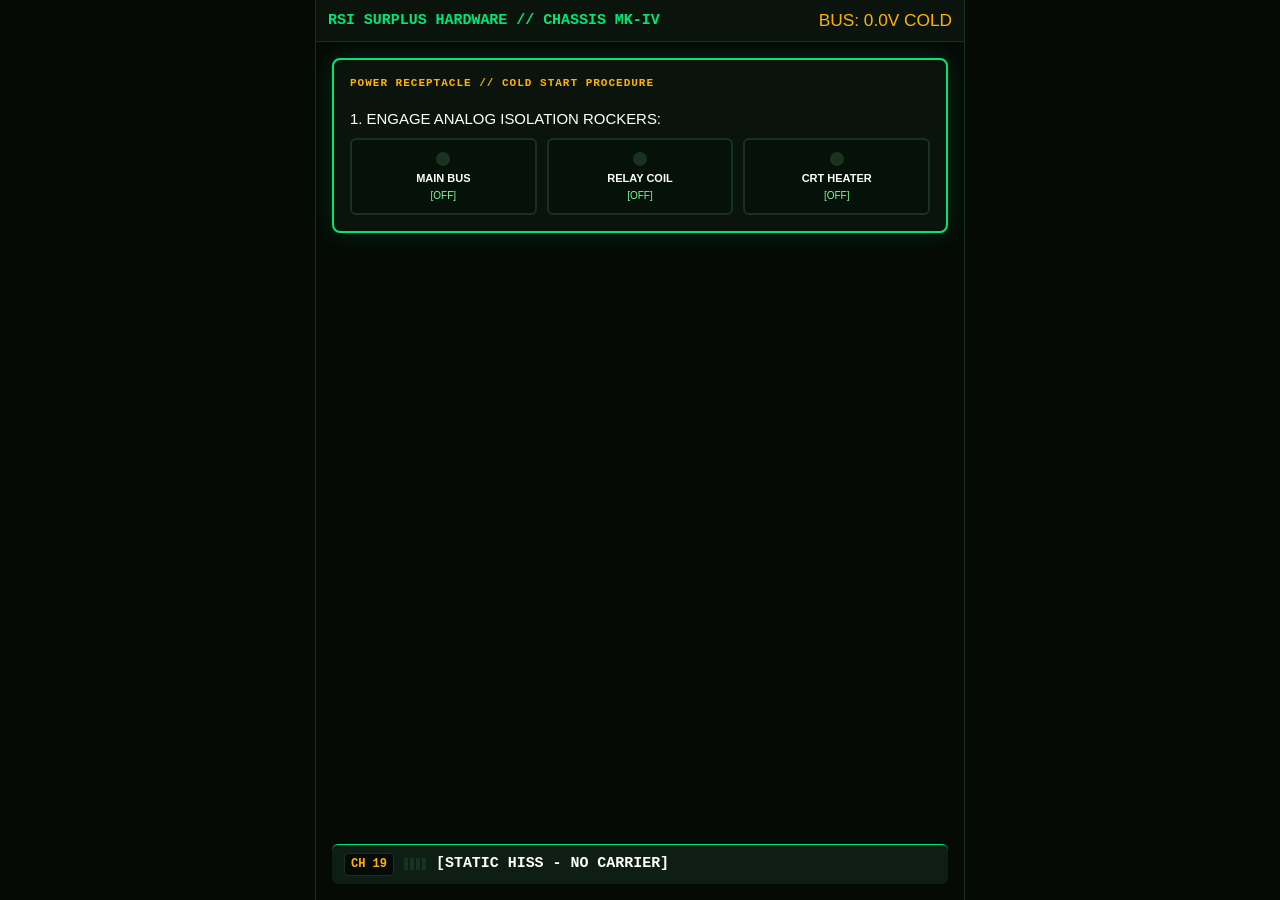
<file: boot.html>
<!DOCTYPE html>
<html lang="en">
<head>
  <meta charset="UTF-8">
  <meta name="viewport" content="width=device-width, initial-scale=1.0">
  <title>C.I.P.H.E.R. // Field Receptacle Boot</title>
  <link rel="stylesheet" href="css/cipher-style.css?v=3.90">
  <style>
    .boot-deck {
      flex: 1;
      display: flex;
      flex-direction: column;
      justify-content: center;
      padding: 16px;
      gap: 14px;
      background-color: var(--bg-primary);
    }
    .switchboard-panel {
      background-color: var(--bg-surface);
      border: 2px solid var(--border-bright);
      border-radius: 8px;
      padding: 16px;
      display: flex;
      flex-direction: column;
      gap: 14px;
      box-shadow: 0 0 24px rgba(0, 230, 118, 0.15);
    }
    .switches-grid {
      display: grid;
      grid-template-columns: repeat(3, 1fr);
      gap: 10px;
    }
    .toggle-rocker {
      background-color: #06110a;
      border: 2px solid var(--border-color);
      border-radius: 6px;
      padding: 12px 6px;
      display: flex;
      flex-direction: column;
      align-items: center;
      gap: 6px;
      cursor: pointer;
      touch-action: manipulation;
    }
    .toggle-rocker.engaged {
      border-color: var(--border-bright);
      background-color: var(--bg-surface-raised);
    }
    .rocker-indicator {
      width: 14px;
      height: 14px;
      border-radius: 50%;
      background-color: #1a3320;
    }
    .toggle-rocker.engaged .rocker-indicator {
      background-color: var(--border-bright);
      box-shadow: 0 0 10px var(--border-bright);
    }
    .charge-stage {
      background-color: #06110a;
      border: 1px solid var(--border-color);
      border-radius: 6px;
      padding: 12px;
      display: flex;
      flex-direction: column;
      gap: 8px;
    }
    .btn-starter-ignite {
      min-height: 52px;
      border-radius: 6px;
      font-weight: 900;
      letter-spacing: 1px;
      cursor: pointer;
      user-select: none;
      touch-action: none;
    }
    .tuner-slider {
      width: 100%;
      accent-color: var(--border-bright);
      cursor: pointer;
      min-height: 44px;
    }
  </style>
</head>
<body>

  <div class="app-container">
    <header class="status-header">
      <span class="brand-title">RSI SURPLUS HARDWARE // CHASSIS MK-IV</span>
      <span id="top-bus-tag" class="telemetry-pill" style="color: var(--accent-amber);">BUS: 0.0V COLD</span>
    </header>

    <main class="boot-deck">
      <section class="switchboard-panel" aria-labelledby="switch-title">
        <div class="section-category-tag" id="switch-title">POWER RECEPTACLE // COLD START PROCEDURE</div>

        <!-- Step 1: Rocker Switches -->
        <div id="step-switches">
          <div style="font-size: var(--font-sm); color: #ffffff; margin-bottom: 8px;">
            1. ENGAGE ANALOG ISOLATION ROCKERS:
          </div>
          <div class="switches-grid">
            <button id="sw-bus" class="toggle-rocker" onclick="BootEngine.toggleRocker('sw-bus')">
              <div class="rocker-indicator"></div>
              <span style="font-size: 11px; font-weight: bold; color: #ffffff;">MAIN BUS</span>
              <span class="state-txt" style="font-size: 10px; color: var(--text-dim);">[OFF]</span>
            </button>
            <button id="sw-coil" class="toggle-rocker" onclick="BootEngine.toggleRocker('sw-coil')">
              <div class="rocker-indicator"></div>
              <span style="font-size: 11px; font-weight: bold; color: #ffffff;">RELAY COIL</span>
              <span class="state-txt" style="font-size: 10px; color: var(--text-dim);">[OFF]</span>
            </button>
            <button id="sw-crt" class="toggle-rocker" onclick="BootEngine.toggleRocker('sw-crt')">
              <div class="rocker-indicator"></div>
              <span style="font-size: 11px; font-weight: bold; color: #ffffff;">CRT HEATER</span>
              <span class="state-txt" style="font-size: 10px; color: var(--text-dim);">[OFF]</span>
            </button>
          </div>
        </div>

        <!-- Step 2: Hold to Charge Starter Loop -->
        <div id="step-charge" class="charge-stage" style="display: none;">
          <div style="display: flex; justify-content: space-between; font-size: var(--font-sm);">
            <span>2. CAPACITOR STARTER LOOP:</span>
            <strong id="charge-volt-txt" style="color: var(--accent-amber);">0.0 V</strong>
          </div>
          <div style="height: 10px; background-color: #050a06; border: 1px solid var(--border-color); border-radius: 5px; overflow: hidden;">
            <div id="charge-bar" style="width: 0%; height: 100%; background-color: var(--accent-amber); transition: width 0.05s linear;"></div>
          </div>
          <button 
            id="btn-starter" 
            class="btn-cipher primary-solid btn-starter-ignite"
            onpointerdown="BootEngine.startCharge(event)" 
            onpointerup="BootEngine.stopCharge(event)"
            onpointerleave="BootEngine.stopCharge(event)"
          >
            ⚡ HOLD TO CHARGE STARTER
          </button>
          <div style="font-size: 12px; color: var(--text-dim); text-align: center;">
            Hold contact until capacitor reaches 11.8V bus threshold.
          </div>
        </div>

        <!-- Step 3: Radio Tuner Sweep -->
        <div id="step-tuner" class="charge-stage" style="display: none;">
          <div style="display: flex; justify-content: space-between; font-size: var(--font-sm);">
            <span>3. TUNE RF SQUELCH (CLEAR THE STATIC):</span>
            <strong id="freq-txt" style="color: var(--accent-amber);">144.100 MHz</strong>
          </div>
          <input 
            type="range" 
            id="tuner-input" 
            class="tuner-slider" 
            min="144" 
            max="148" 
            step="0.025" 
            value="144.100" 
            oninput="BootEngine.tuneFrequency(this.value)"
          >
          <div style="font-size: 12px; color: var(--text-dim); text-align: center;">
            Rotate carrier frequency to align with Rat Pack simplex channel (146.520 MHz).
          </div>
        </div>

        <!-- Step 4: Callsign Registration Form -->
        <form id="step-callsign" style="display: none; flex-direction: column; gap: 10px;" onsubmit="event.preventDefault(); BootEngine.commitCallsign();">
          <div class="section-category-tag" style="color: var(--text-bright);">TRANSMISSION LOCKED // IDENTIFY OPERATOR</div>
          <div style="font-size: var(--font-base); color: #ffffff;">
            Enter your official Geocaching Handle to take custody of this field terminal:
          </div>
          <input 
            type="text" 
            id="cacher-name-input" 
            class="cipher-input" 
            placeholder="ENTER CACHER CALLSIGN..." 
            autocomplete="off"
            autocorrect="off"
            autocapitalize="characters"
            spellcheck="false"
            required
          >
          <button type="submit" class="btn-cipher primary-solid">
            PROVISION TERMINAL CUSTODY ➔
          </button>
        </form>

        <!-- Final Unlock Card -->
        <div id="step-complete" style="display: none; flex-direction: column; gap: 10px;">
          <div class="section-category-tag" style="color: var(--text-bright);">✔ CUSTODY REGISTERED // CALIBRATION ACTIVE</div>
          <div id="out-synckey" style="font-size: var(--font-xl); color: var(--accent-amber); font-weight: bold; font-family: var(--font-mono);">
            CT-NEZZ-2026
          </div>
          <p style="font-size: var(--font-base); color: var(--text-dim); line-height: 1.4;">
            Device locked to your session. Initial field decryption card loaded in your PACK.
          </p>
          <button class="btn-cipher primary-solid" onclick="window.location.href='pack.html'">
            OPEN FIELD PACK ➔
          </button>
        </div>
      </section>

      <!-- CB Radio Scanner Dock -->
      <aside class="rat-comms-dock" style="margin-top: auto; border-radius: 6px;">
        <span class="rat-comms-channel">CH 19</span>
        <div class="s-meter-block" aria-hidden="true">
          <div class="s-meter-bar">
            <div id="m-seg1" class="s-meter-seg"></div>
            <div id="m-seg2" class="s-meter-seg"></div>
            <div id="m-seg3" class="s-meter-seg"></div>
            <div id="m-seg4" class="s-meter-seg"></div>
          </div>
        </div>
        <div id="boot-comms-log" class="rat-comms-ticker">[STATIC HISS - NO CARRIER]</div>
      </aside>
    </main>
  </div>

  <script src="js/cipher-audio.js"></script>
  <script src="js/cipher-core.js"></script>
  <script>
    const BootEngine = {
      rockers: { 'sw-bus': false, 'sw-coil': false, 'sw-crt': false },
      chargeTimer: null,
      chargeLevel: 0,

      toggleRocker: function(id) {
        if (typeof CipherAudio !== 'undefined') CipherAudio.click();
        this.rockers[id] = !this.rockers[id];
        const el = document.getElementById(id);
        el.classList.toggle('engaged', this.rockers[id]);
        el.querySelector('.state-txt').textContent = this.rockers[id] ? '[ENGAGED]' : '[OFF]';

        if (this.rockers['sw-bus'] && this.rockers['sw-coil'] && this.rockers['sw-crt']) {
          document.getElementById('step-charge').style.display = 'flex';
          document.getElementById('top-bus-tag').textContent = 'BUS: 2.4V TRICKLE';
          if (typeof CipherAudio !== 'undefined') CipherAudio.chime();
        }
      },

      startCharge: function(e) {
        e.preventDefault();
        clearInterval(this.chargeTimer);
        this.chargeTimer = setInterval(() => {
          this.chargeLevel += 3.5;
          const volts = (this.chargeLevel / 100) * 11.8;
          document.getElementById('charge-volt-txt').textContent = `${volts.toFixed(1)} V`;
          document.getElementById('charge-bar').style.width = `${Math.min(100, this.chargeLevel)}%`;
          
          if (typeof CipherAudio !== 'undefined') CipherAudio.click();

          if (this.chargeLevel >= 100) {
            clearInterval(this.chargeTimer);
            this.finishCharge();
          }
        }, 80);
      },

      stopCharge: function(e) {
        e.preventDefault();
        if (this.chargeLevel < 100) {
          clearInterval(this.chargeTimer);
          this.chargeLevel = 0;
          document.getElementById('charge-bar').style.width = '0%';
          document.getElementById('charge-volt-txt').textContent = '0.0 V';
          if (typeof CipherAudio !== 'undefined') CipherAudio.buzz();
        }
      },

      finishCharge: function() {
        document.getElementById('btn-starter').disabled = true;
        document.getElementById('btn-starter').textContent = '✔ BUS ENERGIZED (11.8V)';
        document.getElementById('top-bus-tag').textContent = 'BUS: 11.8V FLOAT';
        document.getElementById('top-bus-tag').style.color = 'var(--text-bright)';
        if (typeof CipherAudio !== 'undefined') {
          CipherAudio.squelchTail();
          CipherAudio.speak("Chassis ignition verified. Radio stage active.");
        }
        document.getElementById('step-tuner').style.display = 'flex';
      },

      tuneFrequency: function(val) {
        document.getElementById('freq-txt').textContent = `${parseFloat(val).toFixed(3)} MHz`;
        const diff = Math.abs(146.520 - parseFloat(val));
        
        const segs = [document.getElementById('m-seg1'), document.getElementById('m-seg2'), document.getElementById('m-seg3'), document.getElementById('m-seg4')];
        segs.forEach(s => s.classList.remove('lit'));

        if (diff < 0.8) segs[0].classList.add('lit');
        if (diff < 0.4) segs[1].classList.add('lit');
        if (diff < 0.15) segs[2].classList.add('lit');

        if (diff < 0.05) {
          segs[3].classList.add('lit');
          document.getElementById('tuner-input').disabled = true;
          document.getElementById('freq-txt').style.color = 'var(--text-bright)';
          document.getElementById('boot-comms-log').textContent = '[NEZZ] "Auxiliary terminal carrier is locked! Identify yourself, cacher!"';
          if (typeof CipherAudio !== 'undefined') {
            CipherAudio.chime();
            CipherAudio.speak("Signal lock confirmed. Cacher registration open.");
          }
          document.getElementById('step-callsign').style.display = 'flex';
          document.getElementById('cacher-name-input').focus();
        }
      },

      commitCallsign: function() {
        const input = document.getElementById('cacher-name-input');
        const user = input.value.trim().toUpperCase();
        if (!user) return;

        const syncKey = CipherCore.bootstrapUser(user);
        document.getElementById('step-callsign').style.display = 'none';
        document.getElementById('out-synckey').textContent = syncKey;
        document.getElementById('step-complete').style.display = 'flex';
        document.getElementById('boot-comms-log').textContent = `[MISF] "Callsign verified: ${user}. Relaying calibration coordinates to GZ."`;

        if (typeof CipherAudio !== 'undefined') {
          CipherAudio.speak(`Welcome to C.I.P.H.E.R., cacher ${user}. Check your pack for initial field gear.`);
        }
      }
    };
  </script>
</body>
</html>
</file>
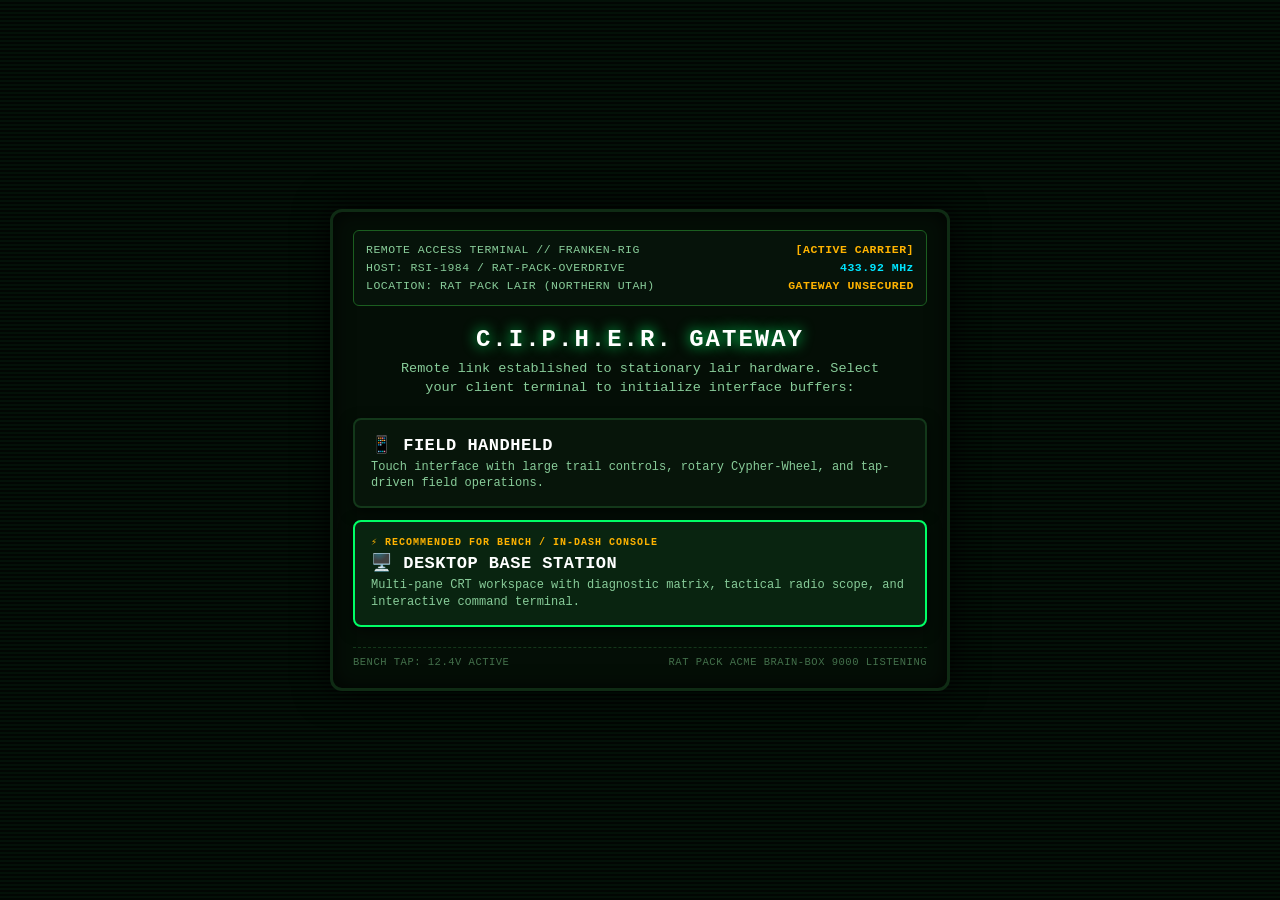
<file: map.html>
<!DOCTYPE html>
<html lang="en">
<head>
  <meta charset="UTF-8">
  <meta name="viewport" content="width=device-width, initial-scale=1.0">
  <title>C.I.P.H.E.R. // Trail Cartography</title>
  <link rel="stylesheet" href="css/cipher-style.css?v=3.70">
  <style>
    .map-stage {
      flex: 1;
      position: relative;
      background-color: var(--bg-primary);
      overflow: hidden;
      display: flex;
      flex-direction: column;
    }
    .map-controls-strip {
      padding: 8px 12px;
      background-color: var(--bg-surface);
      border-bottom: 1px solid var(--border-color);
      display: flex;
      justify-content: space-between;
      align-items: center;
      gap: 10px;
      z-index: 5;
      flex-shrink: 0;
    }
    .sector-select-dropdown {
      background-color: #06110a;
      color: var(--text-bright);
      border: 1.5px solid var(--border-bright);
      font-family: var(--font-ui);
      font-size: var(--font-sm);
      min-height: 44px;
      padding: 0 12px;
      border-radius: 6px;
      font-weight: bold;
      flex: 1;
    }
    .svg-container {
      flex: 1;
      width: 100%;
      height: 100%;
      position: relative;
    }
    #map-svg-canvas { width: 100%; height: 100%; }

    .map-vector-hwy { stroke: var(--text-bright); stroke-width: 4.5; fill: none; stroke-linecap: round; }
    .map-vector-road { stroke: var(--border-bright); stroke-width: 2.5; stroke-dasharray: 6, 4; fill: none; }
    .map-vector-water { stroke: #38bdf8; stroke-width: 3.5; fill: none; opacity: 0.85; }
    .map-vector-topo { stroke: var(--text-dim); stroke-width: 1.5; fill: none; opacity: 0.6; }
    .map-vector-topo-subtle { stroke: var(--border-color); stroke-width: 1; stroke-dasharray: 3, 4; fill: none; }
    .map-town-label { fill: #ffffff; font-family: var(--font-ui); font-size: 14px; font-weight: bold; }
    .map-location-pin { cursor: pointer; outline: none; }
    .pin-ring { fill: var(--bg-surface); stroke: var(--border-bright); stroke-width: 2.5; }
    .pin-core { fill: var(--text-bright); }
    .pin-label { fill: var(--text-bright); font-family: var(--font-mono); font-size: 13px; font-weight: bold; }

    /* Fog of War Shroud & Message Box */
    .shroud-overlay {
      position: absolute;
      top: 0; left: 0; right: 0; bottom: 0;
      background: repeating-linear-gradient(
        -45deg,
        rgba(5, 10, 6, 0.95),
        rgba(5, 10, 6, 0.95) 12px,
        rgba(15, 30, 20, 0.95) 12px,
        rgba(15, 30, 20, 0.95) 24px
      );
      display: none;
      flex-direction: column;
      align-items: center;
      justify-content: center;
      padding: 20px;
      text-align: center;
      z-index: 10;
    }
    .shroud-card {
      background-color: var(--bg-surface);
      border: 2px dashed var(--accent-alert);
      border-radius: 8px;
      padding: 22px;
      max-width: 340px;
    }
    .shroud-alert { color: var(--accent-alert); font-weight: bold; font-size: var(--font-md); margin-bottom: 8px; font-family: var(--font-mono); }
    .shroud-title { color: #ffffff; font-size: var(--font-lg); font-weight: bold; margin-bottom: 8px; }
    .shroud-desc { color: var(--text-dim); font-size: var(--font-sm); line-height: 1.4; }

    /* Elevated POI Drawer */
    .poi-drawer {
      position: absolute;
      left: 10px; right: 10px; bottom: 70px;
      background-color: var(--bg-surface);
      border: 2px solid var(--border-bright);
      border-radius: 8px;
      padding: 14px;
      z-index: 25;
      display: none;
      flex-direction: column;
      gap: 10px;
      box-shadow: 0 -8px 24px rgba(0, 0, 0, 0.85);
    }
    .poi-drawer.open { display: flex; }
    .poi-header-row { display: flex; justify-content: space-between; align-items: center; }
    .poi-title { font-size: var(--font-lg); font-weight: bold; color: #ffffff; }
  </style>
</head>
<body>

  <div class="app-container">
    <header class="status-header">
      <span class="brand-title">C.I.P.H.E.R. // v3.7-TRAIL</span>
      <div class="header-status-pill" role="status">
        <span class="dot"></span>
        <span>ONLINE // GZ</span>
      </div>
      <span class="header-user-tag">NEZZMUK 👤</span>
    </header>

    <main class="map-stage">
      <section class="map-controls-strip">
        <label for="sector-select" class="sr-only">Sector</label>
        <select id="sector-select" class="sector-select-dropdown">
          <option value="SECTOR_01">SECTOR 01: CACHE VALLEY</option>
          <option value="SECTOR_02">SECTOR 02: BOX ELDER</option>
          <option value="SECTOR_03">SECTOR 03: BEAR LAKE</option>
          <option value="SECTOR_04">SECTOR 04: SE IDAHO</option>
        </select>
        <button id="btn-theme-toggle" class="btn-cipher" style="padding: 0 14px; font-size: var(--font-sm);">[ CRT ]</button>
      </section>

      <section class="svg-container">
        <svg id="map-svg-canvas" viewBox="0 0 500 500" preserveAspectRatio="xMidYMid meet"></svg>
        
        <!-- Fog of War Overlay -->
        <div id="map-shroud-overlay" class="shroud-overlay"></div>

        <!-- POI Drawer -->
        <section id="poi-drawer" class="poi-drawer">
          <div class="poi-header-row">
            <div>
              <h2 id="poi-name" class="poi-title">Location Name</h2>
              <div id="poi-type" style="font-size: var(--font-sm); color: var(--text-dim);">Container // Difficulty</div>
            </div>
            <button id="btn-close-drawer" class="btn-cipher" style="min-height: 38px; padding: 0 10px;">✕</button>
          </div>
          <div style="background-color: #06110a; border: 1px solid var(--border-color); padding: 10px; border-radius: 4px; font-size: var(--font-base);">
            <div><strong>COORDS:</strong> <span id="poi-coords" style="color: var(--accent-amber); font-weight: bold;">N 00° 00.000 W 000° 00.000</span></div>
            <div style="margin-top: 4px;"><strong>TERRAIN:</strong> <span id="poi-terrain" style="color: var(--text-dim);">Terrain description</span></div>
          </div>
          <div style="display: grid; grid-template-columns: 1fr 1fr; gap: 10px;">
            <button class="btn-cipher primary-solid" onclick="window.location.href='mission.html'">CRACK</button>
            <button class="btn-cipher" onclick="CipherMap.openTravelModal()">TRAVEL</button>
          </div>
        </section>

        <!-- Travel Modal -->
        <section id="travel-modal" style="position: absolute; top:0; left:0; right:0; bottom:0; background:rgba(0,0,0,0.85); z-index:30; display:none; align-items:center; justify-content:center; padding:16px;">
          <div style="background-color: var(--bg-surface); border:2px solid var(--border-bright); border-radius:8px; width:100%; max-width:380px; padding:16px; display:flex; flex-direction:column; gap:12px;">
            <div class="section-category-tag">SELECT TRANSIT MODE</div>
            <div id="travel-options-list" style="display:flex; flex-direction:column; gap:8px;"></div>
            <button class="btn-cipher" onclick="CipherMap.closeTravelModal()">[ CANCEL ]</button>
          </div>
        </section>
      </section>

      <!-- CB Radio Scanner Dock -->
      <aside class="rat-comms-dock">
        <span class="rat-comms-channel">CH 19</span>
        <div class="s-meter-block" aria-hidden="true">
          <div class="s-meter-bar">
            <div class="s-meter-seg lit"></div>
            <div class="s-meter-seg lit"></div>
            <div class="s-meter-seg lit"></div>
            <div class="s-meter-seg"></div>
          </div>
        </div>
        <div id="comms-ticker" class="rat-comms-ticker">[SCANNING RAT CH 19...]</div>
      </aside>
    </main>

    <!-- Navigation Strip -->
    <nav class="nav-anchor-strip">
      <a href="mission.html" class="nav-tab">
        <svg class="ui-icon-nav" viewBox="0 0 24 24"><rect x="3" y="11" width="18" height="11" rx="2" ry="2"></rect><path d="M7 11V7a5 5 0 0 1 10 0v4"></path></svg>
        <span>MISSION</span>
      </a>
      <a href="map.html" class="nav-tab active">
        <svg class="ui-icon-nav" viewBox="0 0 24 24"><polygon points="1 6 1 22 8 18 16 22 23 18 23 2 16 6 8 2 1 6"></polygon><line x1="8" y1="2" x2="8" y2="18"></line><line x1="16" y1="6" x2="16" y2="22"></line></svg>
        <span>TRAIL</span>
      </a>
      <a href="pack.html" class="nav-tab">
        <svg class="ui-icon-nav" viewBox="0 0 24 24"><path d="M4 10a4 4 0 0 1 4-4h8a4 4 0 0 1 4 4v10a2 2 0 0 1-2 2H6a2 2 0 0 1-2-2V10z"></path><path d="M9 6V4a2 2 0 0 1 2-2h2a2 2 0 0 1 2 2v2"></path></svg>
        <span>PACK</span>
      </a>
      <a href="profile.html" class="nav-tab">
        <svg class="ui-icon-nav" viewBox="0 0 24 24"><circle cx="12" cy="12" r="3"></circle><path d="M19.4 15a1.65 1.65 0 0 0 .33 1.82l.06.06a2 2 0 0 1 0 2.83 2 2 0 0 1-2.83 0l-.06-.06a1.65 1.65 0 0 0-1.82-.33 1.65 1.65 0 0 0-1 1.51V21a2 2 0 0 1-2 2 2 2 0 0 1-2-2v-.09A1.65 1.65 0 0 0 9 19.4a1.65 1.65 0 0 0-1.82.33l-.06.06a2 2 0 0 1-2.83 0 2 2 0 0 1 0-2.83l.06-.06a1.65 1.65 0 0 0 .33-1.82 1.65 1.65 0 0 0-1.51-1H3a2 2 0 0 1-2-2 2 2 0 0 1 2-2h.09A1.65 1.65 0 0 0 4.6 9a1.65 1.65 0 0 0-.33-1.82l-.06-.06a2 2 0 0 1 0-2.83 2 2 0 0 1 2.83 0l.06.06a1.65 1.65 0 0 0 1.82.33H9a1.65 1.65 0 0 0 1-1.51V3a2 2 0 0 1 2-2 2 2 0 0 1 2 2v.09a1.65 1.65 0 0 0 1 1.51 1.65 1.65 0 0 0 1.82-.33l.06-.06a2 2 0 0 1 2.83 0 2 2 0 0 1 0 2.83l-.06.06a1.65 1.65 0 0 0-.33 1.82V9a1.65 1.65 0 0 0 1.51 1H21a2 2 0 0 1 2 2 2 2 0 0 1-2 2h-.09a1.65 1.65 0 0 0-1.51 1z"></path></svg>
        <span>MENU</span>
      </a>
    </nav>
  </div>

  <script src="js/cipher-audio.js"></script>
  <script src="js/cipher-core.js"></script>
  <script src="js/cipher-map.js"></script>
  <script>
    document.addEventListener('DOMContentLoaded', () => {
      if (typeof CipherMap !== 'undefined') CipherMap.init();
    });
  </script>
</body>
</html>
</file>
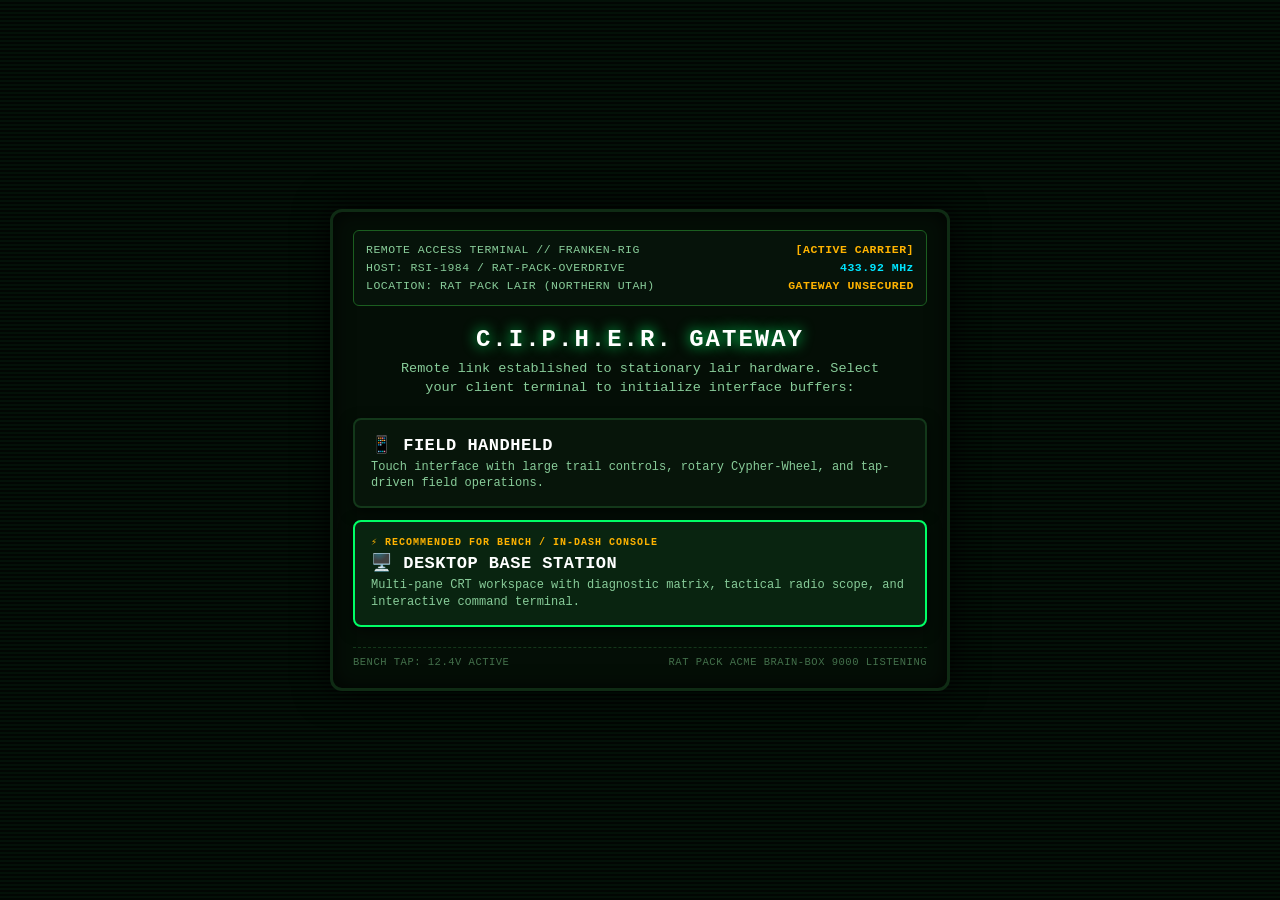
<file: mission.html>
<!DOCTYPE html>
<html lang="en">
<head>
  <meta charset="UTF-8">
  <meta name="viewport" content="width=device-width, initial-scale=1.0">
  <title>C.I.P.H.E.R. // Mission Terminal</title>
  <link rel="stylesheet" href="css/cipher-style.css?v=4.00">
  <style>
    .puzzle-card {
      background-color: var(--bg-card);
      border: 1.5px solid var(--border-card);
      border-radius: 8px;
      padding: 14px;
      display: flex;
      flex-direction: column;
      gap: 12px;
    }
    .cipher-terminal-box {
      background-color: #06110a;
      border: 1px solid var(--border-color);
      border-radius: 6px;
      padding: 12px;
      font-family: var(--font-mono);
      font-size: var(--font-sm);
      color: var(--text-dim);
      line-height: 1.4;
    }
    .cipher-text-display {
      background-color: #050a06;
      border: 1px dashed var(--accent-amber);
      border-radius: 6px;
      padding: 12px;
      font-family: var(--font-mono);
      font-size: var(--font-lg);
      color: var(--accent-amber);
      text-align: center;
      font-weight: bold;
      letter-spacing: 2px;
    }
    .mission-form-grid {
      display: flex;
      gap: 8px;
    }
  </style>
</head>
<body>

  <div class="app-container">
    <header class="status-header">
      <span class="brand-title">C.I.P.H.E.R. // v3.9-MISSION</span>
      <div class="header-status-pill" role="status" aria-label="Device Status">
        <span class="dot"></span>
        <span>ONLINE // GZ</span>
      </div>
      <span class="header-user-tag" id="mission-user-tag">NEZZMUK 👤</span>
    </header>

    <main class="viewport-stage">
      
      <!-- Top Title Banner -->
      <section class="page-title-banner" aria-label="Mission Header">
        <div class="section-category-tag">STAGE 01 // CORRIDOR BENCH</div>
        <h1 class="page-main-heading">The Welded Anchor</h1>
        <p class="page-description">
          RSI field drop site. Solve the frequency bypass offset to calculate real-world coordinates.
        </p>
      </section>

      <!-- Terminal Dialogue Window -->
      <section class="cipher-terminal-box" aria-labelledby="teletype-header">
        <div id="teletype-header" style="color: var(--text-bright); font-weight: bold; margin-bottom: 4px;">
          [C.I.P.H.E.R. TELETYPE]
        </div>
        <div id="dialogue-line" role="status" aria-live="polite">
          > "Iron casing welded shut. Enter frequency bypass offset to calculate real-world GZ coordinates."
        </div>
      </section>

      <!-- Active Puzzle Card -->
      <section id="puzzle-box" class="puzzle-card" aria-label="Active Subroutine">
        <div class="section-category-tag">CIPHER SUBROUTINE // ROT-13 OFFSET:</div>
        <div class="cipher-text-display" id="cipher-display">GUF-SYNAP-HAX-89</div>
        
        <form class="mission-form-grid" onsubmit="event.preventDefault(); MissionController.submitCrack();">
          <label for="solution-input" class="sr-only">Enter Codeword</label>
          <input 
            type="text" 
            id="solution-input" 
            name="solutionCode"
            class="cipher-input" 
            style="flex: 1;"
            placeholder="ENTER CODEWORD..." 
            autocomplete="off"
            autocorrect="off"
            autocapitalize="characters"
            spellcheck="false"
            required
          >
          <button type="submit" class="btn-cipher primary-solid" style="width: auto; padding: 0 20px;">
            CRACK
          </button>
        </form>

        <!-- Direct Launcher into the 3D Cypher-Wheel with Target Payload -->
        <button 
          class="btn-cipher primary-solid" 
          style="min-height: 48px;" 
          onclick="MissionController.launchWheel()"
        >
          ⚙️ OPEN 3D CYPHER-WHEEL FOR THIS STAGE
        </button>

        <button class="btn-cipher" onclick="MissionController.toggleHint()">
          <span>💡 SHOW HINT</span>
        </button>

        <div id="hint-text" style="display: none; background-color: #06110a; border: 1px dashed var(--border-color); padding: 10px; border-radius: 4px; font-size: var(--font-sm); color: var(--text-dim);" role="region">
          HINT: Anchor plate log notes first 3 letters translate to "THS". Launch the Cypher-Wheel to mechanically solve it.
        </div>
      </section>

      <!-- Unlocked Coordinates -->
      <section id="solution-card" class="puzzle-card" style="display: none;" aria-label="GZ Coordinates">
        <div class="section-category-tag" style="color: var(--text-bright);">✔ GZ COORDINATES UNLOCKED</div>
        <div style="font-size: var(--font-xl); color: var(--accent-amber); font-weight: bold; font-family: var(--font-mono);">
          N 41° 39.120 W 111° 55.450
        </div>
        <p style="font-size: var(--font-base); color: var(--text-dim);">
          Target: Heavy Ammo Can. Bring 3/4 socket wrench. Lid voucher stamped inside container.
        </p>
        <button class="btn-cipher primary-solid" onclick="window.location.href='map.html'">
          PLOT ON TRAIL MAP ➔
        </button>
      </section>

      <!-- CB Radio Scanner Dock -->
      <aside class="rat-comms-dock" aria-label="Rat Pack Scanner" style="margin-top: auto; border-radius: 6px;">
        <span class="rat-comms-channel">CH 19</span>
        <div class="s-meter-block" aria-hidden="true">
          <div class="s-meter-bar">
            <div class="s-meter-seg lit"></div>
            <div class="s-meter-seg lit"></div>
            <div class="s-meter-seg lit"></div>
            <div class="s-meter-seg"></div>
          </div>
        </div>
        <div id="comms-ticker" class="rat-comms-ticker">[MONITORING RAT-PACK COMMS]</div>
      </aside>

    </main>

    <!-- Bottom Navigation Strip -->
    <nav class="nav-anchor-strip" aria-label="Primary Navigation">
      <a href="mission.html" class="nav-tab active" aria-current="page">
        <svg class="ui-icon-nav" viewBox="0 0 24 24" aria-hidden="true" focusable="false"><rect x="3" y="11" width="18" height="11" rx="2" ry="2"></rect><path d="M7 11V7a5 5 0 0 1 10 0v4"></path></svg>
        <span>MISSION</span>
      </a>
      <a href="map.html" class="nav-tab">
        <svg class="ui-icon-nav" viewBox="0 0 24 24" aria-hidden="true" focusable="false"><polygon points="1 6 1 22 8 18 16 22 23 18 23 2 16 6 8 2 1 6"></polygon><line x1="8" y1="2" x2="8" y2="18"></line><line x1="16" y1="6" x2="16" y2="22"></line></svg>
        <span>TRAIL</span>
      </a>
      <a href="pack.html" class="nav-tab">
        <svg class="ui-icon-nav" viewBox="0 0 24 24" aria-hidden="true" focusable="false"><path d="M4 10a4 4 0 0 1 4-4h8a4 4 0 0 1 4 4v10a2 2 0 0 1-2 2H6a2 2 0 0 1-2-2V10z"></path><path d="M9 6V4a2 2 0 0 1 2-2h2a2 2 0 0 1 2 2v2"></path></svg>
        <span>PACK</span>
      </a>
      <a href="profile.html" class="nav-tab">
        <svg class="ui-icon-nav" viewBox="0 0 24 24" aria-hidden="true" focusable="false"><circle cx="12" cy="12" r="3"></circle><path d="M19.4 15a1.65 1.65 0 0 0 .33 1.82l.06.06a2 2 0 0 1 0 2.83 2 2 0 0 1-2.83 0l-.06-.06a1.65 1.65 0 0 0-1.82-.33 1.65 1.65 0 0 0-1 1.51V21a2 2 0 0 1-2 2 2 2 0 0 1-2-2v-.09A1.65 1.65 0 0 0 9 19.4a1.65 1.65 0 0 0-1.82.33l-.06.06a2 2 0 0 1-2.83 0 2 2 0 0 1 0-2.83l.06-.06a1.65 1.65 0 0 0 .33-1.82 1.65 1.65 0 0 0-1.51-1H3a2 2 0 0 1-2-2 2 2 0 0 1 2-2h.09A1.65 1.65 0 0 0 4.6 9a1.65 1.65 0 0 0-.33-1.82l-.06-.06a2 2 0 0 1 0-2.83 2 2 0 0 1 2.83 0l.06.06a1.65 1.65 0 0 0 1.82.33H9a1.65 1.65 0 0 0 1-1.51V3a2 2 0 0 1 2-2 2 2 0 0 1 2 2v.09a1.65 1.65 0 0 0 1.51 1.65 1.65 0 0 0 1.82-.33l.06-.06a2 2 0 0 1 2.83 0 2 2 0 0 1 0 2.83l-.06.06a1.65 1.65 0 0 0-.33 1.82V9a1.65 1.65 0 0 0 1.51 1H21a2 2 0 0 1 2 2 2 2 0 0 1-2 2h-.09a1.65 1.65 0 0 0-1.51 1z"></path></svg>
        <span>MENU</span>
      </a>
    </nav>
  </div>

  <script src="js/cipher-audio.js"></script>
  <script src="js/cipher-core.js"></script>
  <script>
    const MissionController = {
      activeStage: {
        solution: "THS-FLANC-UNK-89",
        coords: "N 41° 39.120 W 111° 55.450",
        gcCode: "GC10001",
        cipherText: "GUF-SYNAP-HAX-89",
        targetAnchor: "THS"
      },

      init: function() {
        const state = CipherCore.getState();
        document.getElementById('mission-user-tag').textContent = `${state.cacher.username} 👤`;

        if (state.campaign.completedCaches && state.campaign.completedCaches.includes(this.activeStage.gcCode)) {
          this.showSolvedState();
          return;
        }

        // Automatic reception of Auto-Inject payload from wheel.html
        const injected = sessionStorage.getItem('INJECTED_CRACK_CODE');
        if (injected) {
          sessionStorage.removeItem('INJECTED_CRACK_CODE');
          const input = document.getElementById('solution-input');
          input.value = injected;
          setTimeout(() => {
            this.submitCrack();
          }, 350);
        }
      },

      launchWheel: function() {
        if (typeof CipherAudio !== 'undefined') CipherAudio.click();
        const url = `wheel.html?cipher=${encodeURIComponent(this.activeStage.cipherText)}&target=${encodeURIComponent(this.activeStage.targetAnchor)}&return=mission.html`;
        window.location.href = url;
      },

      submitCrack: function() {
        const input = document.getElementById('solution-input');
        const val = input.value.trim().toUpperCase();
        if (!val) return;

        if (val === this.activeStage.solution) {
          if (typeof CipherAudio !== 'undefined') {
            CipherAudio.chime();
            CipherAudio.speak("Verification successful. Real-world coordinates decrypted.");
          }
          CipherCore.resetFailureCounter();

          const state = CipherCore.getState();
          if (!state.campaign.completedCaches.includes(this.activeStage.gcCode)) {
            state.campaign.completedCaches.push(this.activeStage.gcCode);
          }
          CipherCore.commitMilestone('STAGE_CRACKED', { gcCode: this.activeStage.gcCode });
          this.showSolvedState();
        } else {
          const failure = CipherCore.registerInputFailure();
          document.getElementById('dialogue-line').textContent = failure.message;
          input.value = '';
        }
      },

      toggleHint: function() {
        if (typeof CipherAudio !== 'undefined') CipherAudio.click();
        const hint = document.getElementById('hint-text');
        hint.style.display = hint.style.display === 'block' ? 'none' : 'block';
      },

      showSolvedState: function() {
        document.getElementById('puzzle-box').style.display = 'none';
        document.getElementById('solution-card').style.display = 'flex';
        document.getElementById('dialogue-line').textContent = '> "Stage complete. Real-world coordinates logged below."';
      }
    };

    document.addEventListener('DOMContentLoaded', () => {
      MissionController.init();
    });
  </script>
</body>
</html>
</file>
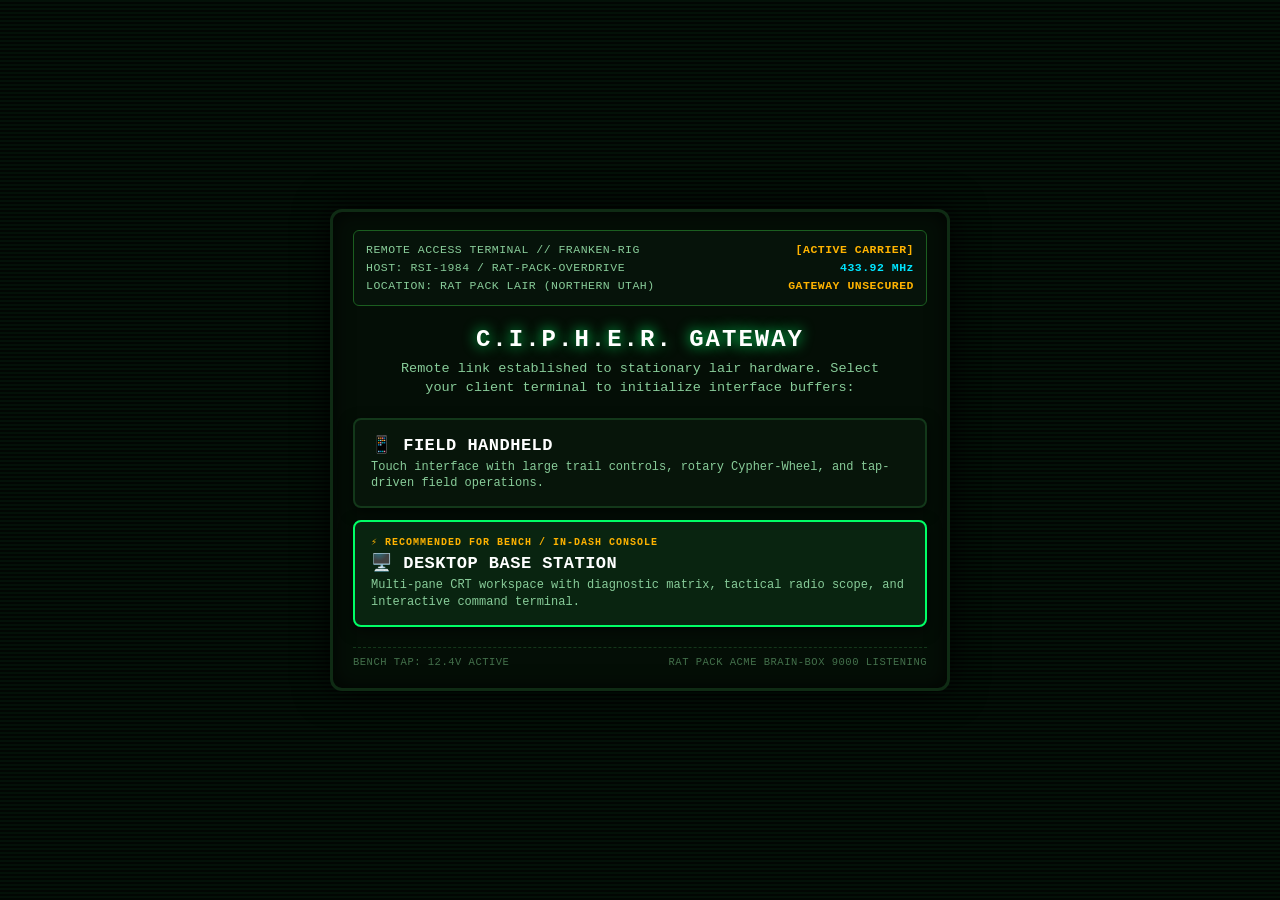
<file: pack.html>
<!DOCTYPE html>
<html lang="en">
<head>
  <meta charset="UTF-8">
  <meta name="viewport" content="width=device-width, initial-scale=1.0">
  <title>C.I.P.H.E.R. // Cacher Trail Pack</title>
  <link rel="stylesheet" href="css/cipher-style.css?v=4.00">
  <style>
    .harvest-bus-panel {
      background-color: var(--bg-card);
      border: 1.5px solid var(--border-bright);
      border-radius: 8px;
      padding: 12px 14px;
      display: flex;
      flex-direction: column;
      gap: 8px;
    }
    .meter-row {
      display: flex;
      justify-content: space-between;
      align-items: center;
      font-size: var(--font-sm);
    }
    .meter-bar-track {
      flex: 1;
      height: 8px;
      background-color: #06110a;
      border: 1px solid var(--border-color);
      border-radius: 4px;
      margin: 0 10px;
      overflow: hidden;
    }
    .meter-bar-fill {
      height: 100%;
      background-color: var(--text-bright);
      width: 50%;
      transition: width 0.3s ease;
    }
    .meter-bar-fill.warn { background-color: var(--accent-amber); }
  </style>
</head>
<body>

  <div class="app-container">
    <header class="status-header">
      <span class="brand-title">C.I.P.H.E.R. // v3.9-CATALOG</span>
      <div class="header-status-pill" role="status">
        <span class="dot"></span>
        <span>ONLINE // GZ</span>
      </div>
      <span class="header-user-tag" id="pack-user-tag">NEZZMUK 👤</span>
    </header>

    <main class="viewport-stage">
      
      <section class="page-title-banner" aria-label="Inventory Header">
        <div class="section-category-tag">CONTROLLED ITEM INVENTORY</div>
        <h1 class="page-main-heading">Cacher Trail Pack</h1>
        <p class="page-description">
          Field tools, signature swag, and scavenged components. Tap [FEED] to upgrade mainframe bus specs.
        </p>
      </section>

      <!-- 3-Pillar Hardware Bus Progress Meters -->
      <section class="harvest-bus-panel" aria-label="Hardware Architecture Bus">
        <div class="section-category-tag" style="margin: 0;">C.I.P.H.E.R. MAINFRAME HARVEST BUS</div>
        
        <div class="meter-row">
          <span style="font-family: var(--font-mono); width: 65px;">CPU:</span>
          <div class="meter-bar-track"><div id="meter-cpu" class="meter-bar-fill" style="width: 25%;"></div></div>
          <strong id="val-cpu" style="font-family: var(--font-mono); width: 75px; text-align: right;">1.77 MHz</strong>
        </div>

        <div class="meter-row">
          <span style="font-family: var(--font-mono); width: 65px;">RAM:</span>
          <div class="meter-bar-track"><div id="meter-ram" class="meter-bar-fill" style="width: 25%;"></div></div>
          <strong id="val-ram" style="font-family: var(--font-mono); width: 75px; text-align: right;">64 KB</strong>
        </div>

        <div class="meter-row">
          <span style="font-family: var(--font-mono); width: 65px;">FLOAT:</span>
          <div class="meter-bar-track"><div id="meter-float" class="meter-bar-fill warn" style="width: 30%;"></div></div>
          <strong id="val-float" style="font-family: var(--font-mono); width: 75px; text-align: right; color: var(--accent-amber);">11.8 V</strong>
        </div>
      </section>

      <!-- Dynamic Item Cards Deck -->
      <section id="items-container" aria-label="Pack Items Deck" style="display: flex; flex-direction: column; gap: 10px;">
        <!-- Rendered by PackController -->
      </section>

      <!-- Field Container Lid Voucher Redemption Dock -->
      <section class="cipher-panel" style="margin-top: auto;" aria-labelledby="voucher-dock-title">
        <h2 id="voucher-dock-title" class="panel-header">FIELD VOUCHER REDEMPTION DOCK</h2>
        <p style="font-size: var(--font-sm); color: #a7f3d0; line-height: 1.4;">
          Redeem stamped alphanumeric codes from ammo can lids or washers found at GZ.
        </p>
        <form style="display: flex; gap: 8px; margin-top: 8px;" onsubmit="event.preventDefault(); PackController.redeemVoucher();">
          <label for="voucher-input" class="sr-only">Voucher Code</label>
          <input 
            type="text" 
            id="voucher-input" 
            class="cipher-input" 
            style="flex: 1;"
            placeholder="STAMPED VOUCHER..." 
            autocomplete="off"
            autocorrect="off"
            autocapitalize="characters"
            spellcheck="false"
            required
          >
          <button type="submit" class="btn-cipher primary-solid" style="width: auto; padding: 0 20px;">
            CLAIM
          </button>
        </form>
      </section>

    </main>

    <!-- Bottom Navigation Strip -->
    <nav class="nav-anchor-strip" aria-label="Primary Navigation">
      <a href="mission.html" class="nav-tab">
        <svg class="ui-icon-nav" viewBox="0 0 24 24" aria-hidden="true" focusable="false"><rect x="3" y="11" width="18" height="11" rx="2" ry="2"></rect><path d="M7 11V7a5 5 0 0 1 10 0v4"></path></svg>
        <span>MISSION</span>
      </a>
      <a href="map.html" class="nav-tab">
        <svg class="ui-icon-nav" viewBox="0 0 24 24" aria-hidden="true" focusable="false"><polygon points="1 6 1 22 8 18 16 22 23 18 23 2 16 6 8 2 1 6"></polygon><line x1="8" y1="2" x2="8" y2="18"></line><line x1="16" y1="6" x2="16" y2="22"></line></svg>
        <span>TRAIL</span>
      </a>
      <a href="pack.html" class="nav-tab active" aria-current="page">
        <svg class="ui-icon-nav" viewBox="0 0 24 24" aria-hidden="true" focusable="false"><path d="M4 10a4 4 0 0 1 4-4h8a4 4 0 0 1 4 4v10a2 2 0 0 1-2 2H6a2 2 0 0 1-2-2V10z"></path><path d="M9 6V4a2 2 0 0 1 2-2h2a2 2 0 0 1 2 2v2"></path></svg>
        <span>PACK</span>
      </a>
      <a href="profile.html" class="nav-tab">
        <svg class="ui-icon-nav" viewBox="0 0 24 24" aria-hidden="true" focusable="false"><circle cx="12" cy="12" r="3"></circle><path d="M19.4 15a1.65 1.65 0 0 0 .33 1.82l.06.06a2 2 0 0 1 0 2.83 2 2 0 0 1-2.83 0l-.06-.06a1.65 1.65 0 0 0-1.82-.33 1.65 1.65 0 0 0-1 1.51V21a2 2 0 0 1-2 2 2 2 0 0 1-2-2v-.09A1.65 1.65 0 0 0 9 19.4a1.65 1.65 0 0 0-1.82.33l-.06.06a2 2 0 0 1-2.83 0 2 2 0 0 1 0-2.83l.06-.06a1.65 1.65 0 0 0 .33-1.82 1.65 1.65 0 0 0-1.51-1H3a2 2 0 0 1-2-2 2 2 0 0 1 2-2h.09A1.65 1.65 0 0 0 4.6 9a1.65 1.65 0 0 0-.33-1.82l-.06-.06a2 2 0 0 1 0-2.83 2 2 0 0 1 2.83 0l.06.06a1.65 1.65 0 0 0 1.82.33H9a1.65 1.65 0 0 0 1-1.51V3a2 2 0 0 1 2-2 2 2 0 0 1 2 2v.09a1.65 1.65 0 0 0 1.51 1.65 1.65 0 0 0 1.82-.33l.06-.06a2 2 0 0 1 2.83 0 2 2 0 0 1 0 2.83l-.06.06a1.65 1.65 0 0 0-.33 1.82V9a1.65 1.65 0 0 0 1.51 1H21a2 2 0 0 1 2 2 2 2 0 0 1-2 2h-.09a1.65 1.65 0 0 0-1.51 1z"></path></svg>
        <span>MENU</span>
      </a>
    </nav>
  </div>

  <script src="js/cipher-audio.js"></script>
  <script src="js/cipher-core.js"></script>
  <script>
    const PackController = {
      init: function() {
        this.renderHardwareMeters();
        this.renderItems();
        const state = CipherCore.getState();
        document.getElementById('pack-user-tag').textContent = `${state.cacher.username} 👤`;
      },

      renderHardwareMeters: function() {
        const h = CipherCore.getState().hardware;
        document.getElementById('val-cpu').textContent = `${h.cpuMHz.toFixed(2)} MHz`;
        document.getElementById('val-ram').textContent = `${h.ramKB} KB`;
        document.getElementById('val-float').textContent = `${h.batteryVolts.toFixed(1)} V`;

        const cpuPct = Math.min(100, (h.cpuMHz / 14.32) * 100);
        const ramPct = Math.min(100, (h.ramKB / 512) * 100);
        const floatPct = Math.min(100, ((h.batteryVolts - 11.0) / 3.4) * 100);

        document.getElementById('meter-cpu').style.width = `${cpuPct}%`;
        document.getElementById('meter-ram').style.width = `${ramPct}%`;
        const floatBar = document.getElementById('meter-float');
        floatBar.style.width = `${floatPct}%`;
        floatBar.className = `meter-bar-fill ${h.batteryVolts < 12.2 ? 'warn' : ''}`;
      },

      renderItems: function() {
        const items = CipherCore.getState().inventory;
        const container = document.getElementById('items-container');
        container.innerHTML = '';

        items.forEach(item => {
          const isPart = item.type === 'PART';
          const card = document.createElement('article');
          card.className = 'item-card';

          card.innerHTML = `
            <div class="item-icon-tile" aria-hidden="true">${item.icon || '📦'}</div>
            <div class="item-content">
              <h2 class="item-title">${item.name}</h2>
              <div class="item-subtitle">${item.desc}</div>
              <div class="item-badge-pill">${item.badge}</div>
              <div style="display: flex; gap: 8px; margin-top: 8px;">
                ${isPart ? `<button class="btn-cipher primary-solid" style="min-height: 40px; font-size: 13px; padding: 0 14px;" onclick="PackController.feedItem('${item.id}')">⚡ FEED TO CIPHER</button>` : ''}
                ${item.id === 'TOOL_ROT13' ? `<button class="btn-cipher primary-solid" style="min-height: 40px; font-size: 13px; padding: 0 14px;" onclick="window.location.href='wheel.html?return=pack.html'">⚙️ LAUNCH 3D CYPHER-WHEEL</button>` : `<button class="btn-cipher" style="min-height: 40px; font-size: 13px; padding: 0 14px;" onclick="alert('${item.name}: Serial hash verified authentic.')">🔍 INSPECT</button>`}
              </div>
            </div>
          `;
          container.appendChild(card);
        });
      },

      feedItem: function(itemId) {
        const res = CipherCore.feedItemToCipher(itemId);
        if (res.success) {
          this.renderHardwareMeters();
          this.renderItems();
          alert(res.message);
        } else {
          alert(res.reason);
        }
      },

      redeemVoucher: function() {
        const input = document.getElementById('voucher-input');
        const code = input.value.trim().toUpperCase();
        if (!code) return;

        const state = CipherCore.getState();
        if (code === "GC1-LID-ANCHOR" || code === "ANCHOR-RAM-16") {
          if (typeof CipherAudio !== 'undefined') CipherAudio.chime();
          state.inventory.push({
            id: 'PART_RAM_16KB',
            type: 'PART',
            name: 'Aerospace 16KB Static Memory DIP',
            desc: 'Recovered from welded ammo can. Feeds +16KB to C.I.P.H.E.R.',
            consumable: true,
            targetPillar: 'ramKB',
            increment: 16,
            icon: '💾',
            badge: 'Surplus // PART'
          });
          CipherCore.commitMilestone('VOUCHER_CLAIMED', { code: code });
          if (typeof CipherAudio !== 'undefined') CipherAudio.speak("Lid voucher verified. 16KB memory chip added to pack.");
          input.value = '';
          this.renderItems();
        } else {
          if (typeof CipherAudio !== 'undefined') CipherAudio.buzz();
          alert("INVALID VOUCHER CODE. Check the physical ammo can lid stamp.");
          input.value = '';
        }
      }
    };

    document.addEventListener('DOMContentLoaded', () => {
      PackController.init();
    });
  </script>
</body>
</html>
</file>
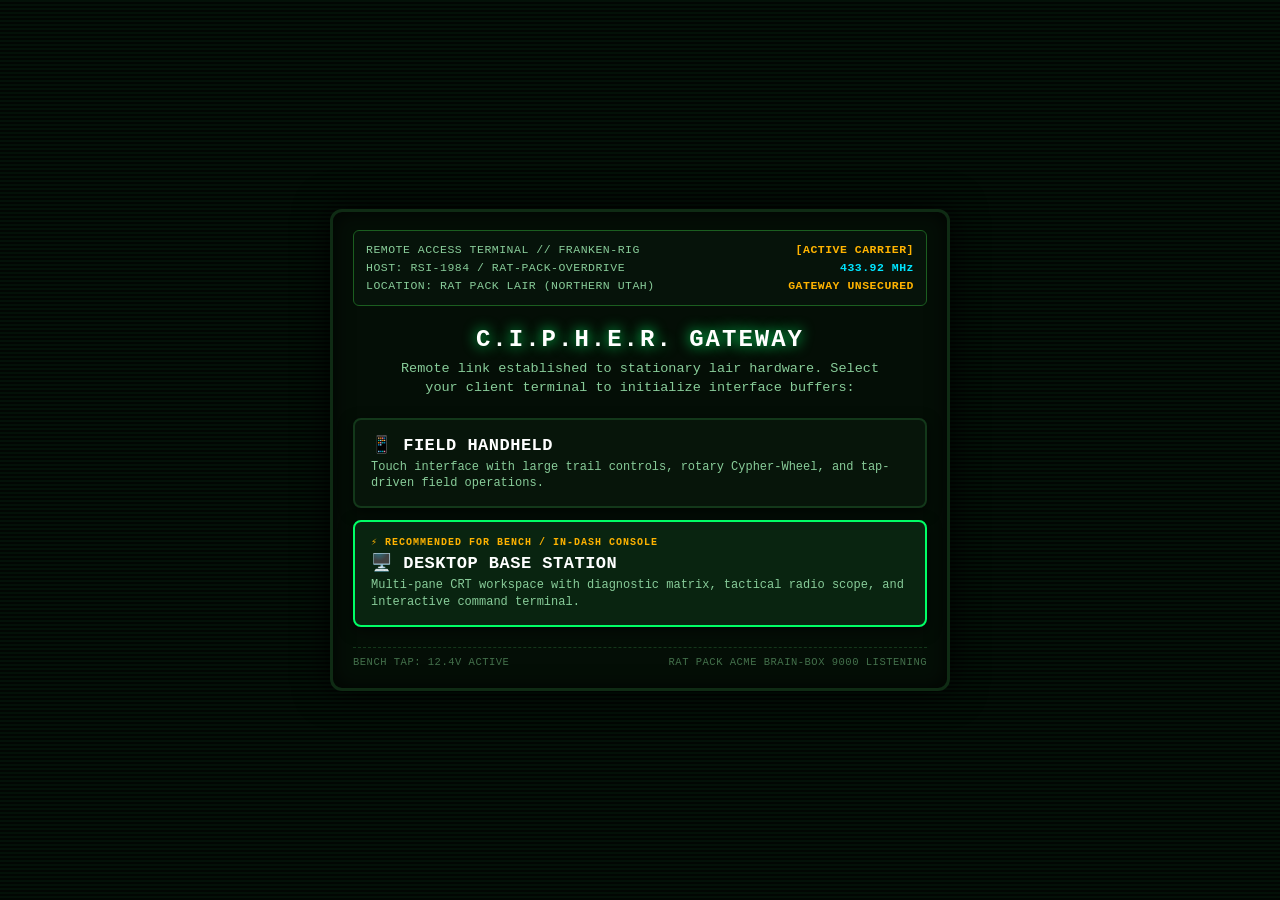
<file: profile.html>
<!DOCTYPE html>
<html lang="en">
<head>
  <meta charset="UTF-8">
  <meta name="viewport" content="width=device-width, initial-scale=1.0">
  <title>C.I.P.H.E.R. // System Menu</title>
  <link rel="stylesheet" href="css/cipher-style.css?v=3.90">
  <style>
    .settings-row {
      display: flex;
      justify-content: space-between;
      align-items: center;
      padding: 12px 0;
      border-bottom: 1px dashed var(--border-color);
    }
    .settings-row:last-child { border-bottom: none; }
    .btn-toggle-group { display: flex; gap: 8px; }
    .btn-toggle {
      background-color: #06110a;
      border: 1.5px solid var(--border-color);
      color: var(--text-dim);
      min-height: 44px;
      padding: 0 16px;
      font-weight: bold;
      border-radius: 6px;
      cursor: pointer;
      font-size: var(--font-sm);
      touch-action: manipulation;
    }
    .btn-toggle.active {
      background-color: var(--border-bright);
      color: #000000;
      border-color: var(--border-bright);
    }
    .danger-zone-card {
      background-color: #1a0808;
      border: 1.5px solid var(--accent-alert);
      border-radius: 8px;
      padding: 14px;
      display: flex;
      flex-direction: column;
      gap: 10px;
    }
  </style>
</head>
<body>

  <div class="app-container">
    <header class="status-header">
      <span class="brand-title">C.I.P.H.E.R. // v3.9-CONFIG</span>
      <div class="header-status-pill" role="status">
        <span class="dot"></span>
        <span>ONLINE // GZ</span>
      </div>
      <span class="header-user-tag" id="profile-cacher-tag">NEZZMUK 👤</span>
    </header>

    <main class="viewport-stage">
      
      <section class="page-title-banner">
        <div class="section-category-tag">SYSTEM PREFERENCES</div>
        <h1 class="page-main-heading">Cacher Settings</h1>
        <p class="page-description">
          Adjust font scaling, terminal display modes, cloud SyncKeys, or re-initialize terminal custody.
        </p>
      </section>

      <!-- Display & Accessibility Controls -->
      <section class="cipher-panel" aria-labelledby="disp-head">
        <h2 id="disp-head" class="panel-header">DISPLAY & ACCESSIBILITY</h2>
        
        <div class="settings-row">
          <span style="font-weight: bold; font-size: var(--font-base);">FONT SIZE:</span>
          <div class="btn-toggle-group" role="group" aria-label="Font Size">
            <button id="font-btn-reg" class="btn-toggle" onclick="MenuController.setFont('regular')">REG</button>
            <button id="font-btn-lg" class="btn-toggle" onclick="MenuController.setFont('large')">LARGE</button>
            <button id="font-btn-xl" class="btn-toggle" onclick="MenuController.setFont('xl')">XL</button>
          </div>
        </div>

        <div class="settings-row">
          <span style="font-weight: bold; font-size: var(--font-base);">THEME:</span>
          <div class="btn-toggle-group" role="group" aria-label="Visual Theme">
            <button id="theme-btn-crt" class="btn-toggle" onclick="MenuController.setTheme('crt')">CRT</button>
            <button id="theme-btn-blue" class="btn-toggle" onclick="MenuController.setTheme('blueprint')">BLUEPRINT</button>
          </div>
        </div>
      </section>

      <!-- Cloud Sync Passkey -->
      <section class="cipher-panel" aria-labelledby="sync-head">
        <h2 id="sync-head" class="panel-header">CLOUD SYNC PASSKEY</h2>
        <div id="display-synckey" style="font-size: var(--font-xl); color: var(--accent-amber); font-weight: bold; font-family: var(--font-mono); margin-bottom: 4px;">
          CT-INIT-0000
        </div>
        <p style="font-size: var(--font-sm); color: var(--text-dim); margin-bottom: 8px;">
          Restores verified finds, field inventory items, and hardware bus upgrades across any phone or desktop.
        </p>
        <button class="btn-cipher" style="min-height: 44px;" onclick="MenuController.copySyncKey()">
          📋 COPY SYNCKEY
        </button>
      </section>

      <!-- Terminal Specification Diagnostics -->
      <section class="cipher-panel" aria-labelledby="diag-head">
        <h2 id="diag-head" class="panel-header">TERMINAL SPECIFICATION</h2>
        <div class="settings-row">
          <span style="font-size: var(--font-sm); color: var(--text-dim);">CHASSIS FIRMWARE:</span>
          <strong style="color: var(--text-bright); font-family: var(--font-mono);">v3.9-COLD-BOOT</strong>
        </div>
        <div class="settings-row">
          <span style="font-size: var(--font-sm); color: var(--text-dim);">MAINFRAME BUS:</span>
          <strong id="diag-bus-txt" style="color: var(--text-bright); font-family: var(--font-mono);">1.77 MHz // 64KB // 11.8V</strong>
        </div>
      </section>

      <!-- Emergency Cold Reboot / Factory Reset Section -->
      <section class="danger-zone-card" aria-labelledby="reboot-head">
        <div class="section-category-tag" id="reboot-head" style="color: var(--accent-alert);">⚠ EMERGENCY REBOOT & RE-INITIALIZATION</div>
        <p style="font-size: var(--font-sm); color: #fca5a5; line-height: 1.4;">
          Reset terminal custody, clear cached memory banks, and replay the 1984 cold ignition switchboard sequence from scratch.
        </p>
        <button class="btn-cipher" style="background-color: var(--accent-alert); color: #000000; border: none; font-weight: 800; min-height: 48px;" onclick="MenuController.triggerFactoryReboot()">
          ⚡ FACTORY RESET & REBOOT TERMINAL
        </button>
      </section>

    </main>

    <!-- Bottom Navigation Strip -->
    <nav class="nav-anchor-strip" aria-label="Primary Navigation">
      <a href="mission.html" class="nav-tab">
        <svg class="ui-icon-nav" viewBox="0 0 24 24" aria-hidden="true" focusable="false"><rect x="3" y="11" width="18" height="11" rx="2" ry="2"></rect><path d="M7 11V7a5 5 0 0 1 10 0v4"></path></svg>
        <span>MISSION</span>
      </a>
      <a href="map.html" class="nav-tab">
        <svg class="ui-icon-nav" viewBox="0 0 24 24" aria-hidden="true" focusable="false"><polygon points="1 6 1 22 8 18 16 22 23 18 23 2 16 6 8 2 1 6"></polygon><line x1="8" y1="2" x2="8" y2="18"></line><line x1="16" y1="6" x2="16" y2="22"></line></svg>
        <span>TRAIL</span>
      </a>
      <a href="pack.html" class="nav-tab">
        <svg class="ui-icon-nav" viewBox="0 0 24 24" aria-hidden="true" focusable="false"><path d="M4 10a4 4 0 0 1 4-4h8a4 4 0 0 1 4 4v10a2 2 0 0 1-2 2H6a2 2 0 0 1-2-2V10z"></path><path d="M9 6V4a2 2 0 0 1 2-2h2a2 2 0 0 1 2 2v2"></path></svg>
        <span>PACK</span>
      </a>
      <a href="profile.html" class="nav-tab active" aria-current="page">
        <svg class="ui-icon-nav" viewBox="0 0 24 24" aria-hidden="true" focusable="false"><circle cx="12" cy="12" r="3"></circle><path d="M19.4 15a1.65 1.65 0 0 0 .33 1.82l.06.06a2 2 0 0 1 0 2.83 2 2 0 0 1-2.83 0l-.06-.06a1.65 1.65 0 0 0-1.82-.33 1.65 1.65 0 0 0-1 1.51V21a2 2 0 0 1-2 2 2 2 0 0 1-2-2v-.09A1.65 1.65 0 0 0 9 19.4a1.65 1.65 0 0 0-1.82.33l-.06.06a2 2 0 0 1-2.83 0 2 2 0 0 1 0-2.83l.06-.06a1.65 1.65 0 0 0 .33-1.82 1.65 1.65 0 0 0-1.51-1H3a2 2 0 0 1-2-2 2 2 0 0 1 2-2h.09A1.65 1.65 0 0 0 4.6 9a1.65 1.65 0 0 0-.33-1.82l-.06-.06a2 2 0 0 1 0-2.83 2 2 0 0 1 2.83 0l.06.06a1.65 1.65 0 0 0 1.82.33H9a1.65 1.65 0 0 0 1-1.51V3a2 2 0 0 1 2-2 2 2 0 0 1 2 2v.09a1.65 1.65 0 0 0 1 1.51 1.65 1.65 0 0 0 1.82-.33l.06-.06a2 2 0 0 1 2.83 0 2 2 0 0 1 0 2.83l-.06.06a1.65 1.65 0 0 0-.33 1.82V9a1.65 1.65 0 0 0 1.51 1H21a2 2 0 0 1 2 2 2 2 0 0 1-2 2h-.09a1.65 1.65 0 0 0-1.51 1z"></path></svg>
        <span>MENU</span>
      </a>
    </nav>
  </div>

  <script src="js/cipher-audio.js"></script>
  <script src="js/cipher-core.js"></script>
  <script>
    const MenuController = {
      init: function() {
        const state = CipherCore.getState();
        const font = state.meta.fontSize || 'large';
        const theme = state.meta.theme || 'crt';

        document.getElementById('profile-cacher-tag').textContent = `${state.cacher.username} 👤`;
        document.getElementById('display-synckey').textContent = state.cacher.syncKey;

        const h = state.hardware;
        document.getElementById('diag-bus-txt').textContent = `${h.cpuMHz.toFixed(2)} MHz // ${h.ramKB}KB // ${h.batteryVolts.toFixed(1)}V`;

        document.getElementById('font-btn-reg').classList.toggle('active', font === 'regular');
        document.getElementById('font-btn-lg').classList.toggle('active', font === 'large');
        document.getElementById('font-btn-xl').classList.toggle('active', font === 'xl');

        document.getElementById('theme-btn-crt').classList.toggle('active', theme === 'crt');
        document.getElementById('theme-btn-blue').classList.toggle('active', theme === 'blueprint');
      },

      setFont: function(size) {
        if (typeof CipherAudio !== 'undefined') CipherAudio.click();
        CipherCore.setFontSize(size);
        this.init();
      },

      setTheme: function(theme) {
        if (typeof CipherAudio !== 'undefined') CipherAudio.click();
        CipherCore.setTheme(theme);
        this.init();
      },

      copySyncKey: function() {
        if (typeof CipherAudio !== 'undefined') CipherAudio.click();
        const key = document.getElementById('display-synckey').textContent.trim();
        navigator.clipboard.writeText(key).then(() => {
          alert(`SYNCKEY COPIED TO CLIPBOARD:\n${key}`);
        });
      },

      triggerFactoryReboot: function() {
        const confirmWipe = confirm("WARNING: EMERGENCY REBOOT\n\nThis will completely wipe local session memory, reset hardware back to Tier 0, and return to the Cold Boot switchboard sequence.\n\nProceed with restart?");
        if (confirmWipe) {
          if (typeof CipherAudio !== 'undefined') {
            CipherAudio.buzz();
            CipherAudio.squelchTail();
          }
          CipherCore.factoryReset();
        }
      }
    };

    document.addEventListener('DOMContentLoaded', () => MenuController.init());
  </script>
</body>
</html>
</file>
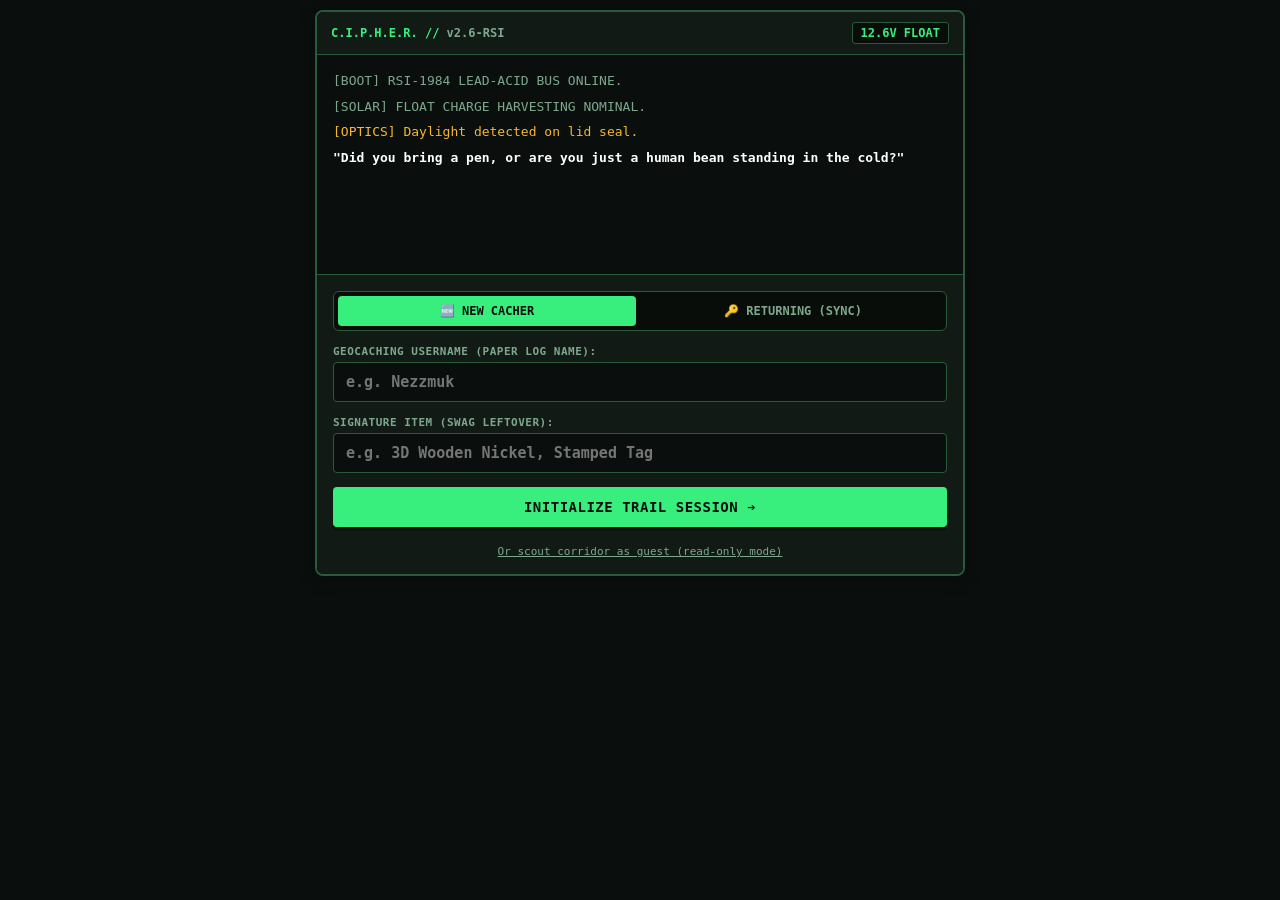
<file: terminal.html>
<!DOCTYPE html>
<html lang="en">
<head>
  <meta charset="UTF-8" />
  <meta name="viewport" content="width=device-width, initial-scale=1.0, maximum-scale=1.0, user-scalable=no" />
  <title>C.I.P.H.E.R. // Model RSI-1984 Boot Gateway</title>
  <style>
    :root {
      --content-scale: 1;
      --font-mono: ui-monospace, 'Cascadia Code', 'Source Code Pro', Menlo, Consolas, monospace;
      --font-ui: -apple-system, BlinkMacSystemFont, 'Segoe UI', Roboto, sans-serif;

      /* CRT Green (Default) */
      --bg-dark: #0a0f0d;
      --panel-bg: #121a15;
      --panel-inner: #080d0a;
      --border-main: #2a5a3a;
      --border-accent: #38ef7d;
      --accent: #38ef7d;
      --accent-dim: #7da88d;
      --text-bright: #ffffff;
      --text-main: #38ef7d;
      --text-dim: #7da88d;
      --warning: #f7b731;
      --danger: #eb3b5a;
    }

    body.theme-light {
      --bg-dark: #d8ded9;
      --panel-bg: #f4f6f4;
      --panel-inner: #e6eae6;
      --border-main: #405747;
      --border-accent: #174223;
      --accent: #144724;
      --accent-dim: #254d33;
      --text-bright: #050a06;
      --text-main: #050a06;
      --text-dim: #1f3626;
      --warning: #874b00;
      --danger: #a81320;
    }

    body.theme-amber {
      --bg-dark: #120b00;
      --panel-bg: #1f1402;
      --panel-inner: #0f0a00;
      --border-main: #5c3f0d;
      --border-accent: #ffb000;
      --accent: #ffb000;
      --accent-dim: #ba8829;
      --text-bright: #ffffff;
      --text-main: #ffb000;
      --text-dim: #ba8829;
      --warning: #ffcf66;
      --danger: #ff4d4d;
    }

    body.theme-hivis {
      --bg-dark: #0a0e14;
      --panel-bg: #131924;
      --panel-inner: #0d121c;
      --border-main: #2b456b;
      --border-accent: #4ba3ff;
      --accent: #4ba3ff;
      --accent-dim: #8ab6e9;
      --text-bright: #ffffff;
      --text-main: #4ba3ff;
      --text-dim: #8ab6e9;
      --warning: #ffd13b;
      --danger: #ff5252;
    }

    * {
      box-sizing: border-box;
      margin: 0;
      padding: 0;
      -webkit-tap-highlight-color: transparent;
    }

    body {
      background-color: var(--bg-dark);
      color: var(--text-main);
      font-family: var(--font-ui);
      font-size: 14px;
      min-height: 100vh;
      display: flex;
      justify-content: center;
      align-items: flex-start;
      padding: 10px;
    }

    .app-shell {
      width: 100%;
      max-width: 650px;
      display: flex;
      flex-direction: column;
      gap: 12px;
      margin-bottom: 40px;
    }

    .boot-chassis {
      background: var(--panel-inner);
      border: 2px solid var(--border-main);
      border-radius: 8px;
      box-shadow: 0 4px 16px rgba(0,0,0,0.4);
      display: flex;
      flex-direction: column;
      overflow: hidden;
    }

    .boot-header {
      background: var(--panel-bg);
      border-bottom: 1px solid var(--border-main);
      padding: 10px 14px;
      display: flex;
      justify-content: space-between;
      align-items: center;
      font-family: var(--font-mono);
      font-size: 12px;
      font-weight: bold;
    }

    .status-badge {
      background: var(--panel-inner);
      color: var(--accent);
      border: 1px solid var(--border-main);
      padding: 3px 8px;
      border-radius: 3px;
    }

    .console-screen {
      background: var(--bg-dark);
      padding: 16px;
      min-height: 220px;
      max-height: 320px;
      overflow-y: auto;
      font-family: var(--font-mono);
      font-size: 13px;
      line-height: 1.5;
      display: flex;
      flex-direction: column;
      gap: 6px;
      border-bottom: 1px solid var(--border-main);
    }

    .console-line {
      word-break: break-word;
    }
    .console-line.sys { color: var(--accent-dim); }
    .console-line.bright { color: var(--text-bright); font-weight: bold; }
    .console-line.warn { color: var(--warning); }
    .console-line.alert { color: var(--danger); }

    .auth-deck {
      padding: 16px;
      background: var(--panel-bg);
      display: flex;
      flex-direction: column;
      gap: 14px;
    }

    .auth-toggle-row {
      display: flex;
      gap: 8px;
      background: var(--panel-inner);
      padding: 4px;
      border-radius: 6px;
      border: 1px solid var(--border-main);
    }

    .btn-toggle-auth {
      flex: 1;
      padding: 8px;
      background: transparent;
      border: none;
      color: var(--text-dim);
      font-family: var(--font-mono);
      font-size: 12px;
      font-weight: bold;
      cursor: pointer;
      border-radius: 4px;
      text-align: center;
    }
    .btn-toggle-auth.active {
      background: var(--accent);
      color: var(--bg-dark);
    }

    .field-group {
      display: flex;
      flex-direction: column;
      gap: 4px;
      font-family: var(--font-mono);
    }

    .field-label {
      font-size: 11px;
      color: var(--text-dim);
      font-weight: bold;
      letter-spacing: 0.5px;
    }

    .auth-input {
      background: var(--bg-dark);
      border: 1px solid var(--border-main);
      color: var(--text-bright);
      font-family: var(--font-mono);
      font-size: 15px;
      padding: 10px 12px;
      border-radius: 4px;
      font-weight: 700;
      outline: none;
    }
    .auth-input:focus {
      border-color: var(--accent);
    }

    .btn-engage {
      background: var(--accent);
      color: var(--bg-dark);
      border: none;
      font-family: var(--font-mono);
      font-size: 14px;
      font-weight: 800;
      padding: 12px;
      border-radius: 4px;
      cursor: pointer;
      text-align: center;
      box-shadow: 0 3px 0 rgba(0,0,0,0.4);
      letter-spacing: 0.5px;
    }
    .btn-engage:active {
      transform: translateY(2px);
      box-shadow: 0 1px 0 rgba(0,0,0,0.4);
    }
    .btn-engage:disabled {
      opacity: 0.5;
      cursor: not-allowed;
    }

    .guest-skip {
      text-align: center;
      font-family: var(--font-mono);
      font-size: 11px;
      color: var(--text-dim);
      text-decoration: underline;
      cursor: pointer;
      margin-top: 4px;
    }
  </style>
</head>
<body class="theme-crt font-regular">

  <div class="app-shell">

    <div class="boot-chassis">
      
      <div class="boot-header">
        <div>
          <span>C.I.P.H.E.R. //</span> 
          <span style="color: var(--text-dim);" id="cipherVersionStamp">v2.6-RSI</span>
        </div>
        <div class="status-badge" id="busVoltageBadge">12.6V FLOAT</div>
      </div>

      <div class="console-screen" id="consoleScreen">
        <div class="console-line sys">[BOOT] RSI-1984 LEAD-ACID BUS ONLINE.</div>
        <div class="console-line sys">[SOLAR] FLOAT CHARGE HARVESTING NOMINAL.</div>
        <div class="console-line warn">[OPTICS] Daylight detected on lid seal.</div>
        <div class="console-line bright">"Did you bring a pen, or are you just a human bean standing in the cold?"</div>
      </div>

      <div class="auth-deck">
        
        <div class="auth-toggle-row">
          <button type="button" class="btn-toggle-auth active" id="btnModeNew" onclick="setAuthMode('new')">
            🆕 NEW CACHER
          </button>
          <button type="button" class="btn-toggle-auth" id="btnModeReturn" onclick="setAuthMode('return')">
            🔑 RETURNING (SYNC)
          </button>
        </div>

        <div class="field-group">
          <label class="field-label" id="lblHandle">GEOCACHING USERNAME (PAPER LOG NAME):</label>
          <input type="text" id="inputUsername" class="auth-input" placeholder="e.g. Nezzmuk" autocomplete="off" />
        </div>

        <div class="field-group" id="groupSigItem">
          <label class="field-label">SIGNATURE ITEM (SWAG LEFTOVER):</label>
          <input type="text" id="inputSigItem" class="auth-input" placeholder="e.g. 3D Wooden Nickel, Stamped Tag" autocomplete="off" />
        </div>

        <div class="field-group" id="groupSyncKey" style="display: none;">
          <label class="field-label">CORRIDOR PASSKEY (SyncKey):</label>
          <input type="text" id="inputSyncKey" class="auth-input" placeholder="CT-XXXX-XXXX" autocomplete="off" />
        </div>

        <button type="button" class="btn-engage" id="btnEngage" onclick="processAirlock()">
          INITIALIZE TRAIL SESSION ➔
        </button>

        <div class="guest-skip" onclick="enterAsGuest()">
          Or scout corridor as guest (read-only mode)
        </div>

      </div>

    </div>

  </div>

  <script>
    const GOOGLE_SCRIPT_API_URL = "https://script.google.com/macros/s/AKfycbzrzQ2MAKNRt79dW478pfcX0A0n3InlojyfEPIZoTkq9c34N74z5hkwheYMz4MCRz60/exec";

    let audioCtx = null;
    function initAudio() {
      try {
        if (!audioCtx) {
          const AudioContext = window.AudioContext || window.webkitAudioContext;
          if (AudioContext) audioCtx = new AudioContext();
        }
        if (audioCtx && audioCtx.state === 'suspended') audioCtx.resume();
      } catch (err) {}
    }

    function playClick() {
      initAudio();
      if (!audioCtx) return;
      try {
        const osc = audioCtx.createOscillator();
        const gain = audioCtx.createGain();
        osc.type = 'triangle';
        osc.frequency.setValueAtTime(140, audioCtx.currentTime);
        osc.frequency.exponentialRampToValueAtTime(30, audioCtx.currentTime + 0.04);
        gain.gain.setValueAtTime(0.25, audioCtx.currentTime);
        gain.gain.linearRampToValueAtTime(0.01, audioCtx.currentTime + 0.04);
        osc.connect(gain);
        gain.connect(audioCtx.destination);
        osc.start();
        osc.stop(audioCtx.currentTime + 0.04);
      } catch (err) {}
    }

    function playChime() {
      initAudio();
      if (!audioCtx) return;
      try {
        const now = audioCtx.currentTime;
        const osc1 = audioCtx.createOscillator();
        const osc2 = audioCtx.createOscillator();
        const gain = audioCtx.createGain();
        osc1.type = 'square';
        osc2.type = 'sine';
        osc1.frequency.setValueAtTime(587.33, now);
        osc1.frequency.setValueAtTime(880, now + 0.08);
        osc2.frequency.setValueAtTime(1174.66, now);
        gain.gain.setValueAtTime(0.15, now);
        gain.gain.exponentialRampToValueAtTime(0.001, now + 0.35);
        osc1.connect(gain);
        osc2.connect(gain);
        gain.connect(audioCtx.destination);
        osc1.start(now);
        osc2.start(now);
        osc1.stop(now + 0.35);
        osc2.stop(now + 0.35);
      } catch (err) {}
    }

    function logConsole(msg, type = "sys") {
      const screen = document.getElementById("consoleScreen");
      const div = document.createElement("div");
      div.className = `console-line ${type}`;
      div.textContent = msg;
      screen.appendChild(div);
      screen.scrollTop = screen.scrollHeight;
    }

    let currentMode = "new";

    function setAuthMode(mode) {
      playClick();
      currentMode = mode;
      const btnNew = document.getElementById("btnModeNew");
      const btnReturn = document.getElementById("btnModeReturn");
      const groupSig = document.getElementById("groupSigItem");
      const groupSync = document.getElementById("groupSyncKey");
      const btnEngage = document.getElementById("btnEngage");

      if (mode === "new") {
        btnNew.classList.add("active");
        btnReturn.classList.remove("active");
        groupSig.style.display = "flex";
        groupSync.style.display = "none";
        btnEngage.textContent = "INITIALIZE TRAIL SESSION ➔";
        logConsole("[CONFIG] New cacher registration armed.");
      } else {
        btnReturn.classList.add("active");
        btnNew.classList.remove("active");
        groupSig.style.display = "none";
        groupSync.style.display = "flex";
        btnEngage.textContent = "VERIFY PASSKEY & RESTORE ➔";
        logConsole("[CONFIG] Cloud restoration passkey mode armed.");
      }
    }

    function generateSyncKey(username) {
      const clean = username.replace(/[^A-Z0-9]/gi, "").substring(0, 4).toUpperCase() || "CASH";
      const random = Math.floor(1000 + Math.random() * 9000);
      return `CT-${clean}-${random}`;
    }

    async function processAirlock() {
      playClick();
      const usernameInput = document.getElementById("inputUsername").value.trim();

      if (!usernameInput) {
        logConsole("[ERROR] Handle required to sign log ledger.", "alert");
        alert("Enter your geocaching handle used to sign paper scrolls.");
        return;
      }

      const btn = document.getElementById("btnEngage");
      btn.disabled = true;

      if (currentMode === "new") {
        const sigItem = document.getElementById("inputSigItem").value.trim() || "Signature Wooden Nickel";
        const newKey = generateSyncKey(usernameInput);

        localStorage.setItem("ct_cacher_user", usernameInput);
        localStorage.setItem("ct_cacher_sig", sigItem);
        localStorage.setItem("ct_cacher_key", newKey);

        const isAdmin = ["NEZZMUK", "RATWAFFLES", "CHEDA", "JUSTKIMBAH"].includes(usernameInput.toUpperCase());
        localStorage.setItem("ct_cacher_admin", isAdmin ? "true" : "false");

        if (!localStorage.getItem("cipher_active_stage")) {
          localStorage.setItem("cipher_active_stage", "1");
          localStorage.setItem("cipher_completed_stages", JSON.stringify([]));
          localStorage.setItem("cipher_pack_items", JSON.stringify([
            { icon: "🏷️", title: "Corridor Permit #01", desc: "Stamped Shackle Combo: 3-8-4 (Used at Cache 02)" }
          ]));
        }

        logConsole("[SYNC] Registering with Cachers ledger...", "sys");

        const params = new URLSearchParams({
          action: "registerCacher",
          username: usernameInput,
          syncKey: newKey,
          sigItem: sigItem
        });

        try {
          await fetch(`${GOOGLE_SCRIPT_API_URL}?${params.toString()}`, { method: "GET", mode: "cors" });
          logConsole("[SUCCESS] Ledger acknowledged cacher.", "bright");
        } catch (e) {
          logConsole("[OFFLINE] Ledger offline. Stored in local flash memory.", "warn");
        }

        playChime();
        logConsole(`[REGISTERED] Session confirmed for ${usernameInput}.`, "bright");
        logConsole(`[PASSKEY] Your SyncKey: ${newKey}`, "warn");

        setTimeout(() => {
          window.location.href = "mission.html";
        }, 1200);

      } else {
        const syncKeyInput = document.getElementById("inputSyncKey").value.trim().toUpperCase();
        if (!syncKeyInput) {
          btn.disabled = false;
          logConsole("[ERROR] Passkey missing.", "alert");
          alert("Enter your SyncKey (e.g. CT-XXXX-XXXX).");
          return;
        }

        logConsole("[SYNC] Querying cloud ledger for cacher record...", "sys");

        const params = new URLSearchParams({
          action: "syncCacher",
          username: usernameInput,
          syncKey: syncKeyInput
        });

        try {
          const resp = await fetch(`${GOOGLE_SCRIPT_API_URL}?${params.toString()}`, { method: "GET", mode: "cors" });
          const res = await resp.json();
          if (res.cacher) {
            logConsole(`[RESTORED] Total finds: ${res.cacher.totalFinds}`, "bright");
            localStorage.setItem("ct_cacher_sig", res.cacher.sigItem || "Signature Wooden Nickel");
          }
        } catch (e) {
          logConsole("[OFFLINE] Restoration server unreachable. Using local cache.", "warn");
        }

        localStorage.setItem("ct_cacher_user", usernameInput);
        localStorage.setItem("ct_cacher_key", syncKeyInput);

        const isAdmin = ["NEZZMUK", "RATWAFFLES", "CHEDA", "JUSTKIMBAH"].includes(usernameInput.toUpperCase());
        localStorage.setItem("ct_cacher_admin", isAdmin ? "true" : "false");

        playChime();
        logConsole(`[VERIFIED] Session armed. Loading Mission Deck...`, "bright");

        setTimeout(() => {
          window.location.href = "mission.html";
        }, 1000);
      }
    }

    function enterAsGuest() {
      playClick();
      localStorage.setItem("ct_cacher_user", "Guest");
      localStorage.setItem("ct_cacher_key", "GUEST-SCOUT");
      localStorage.setItem("ct_cacher_admin", "false");
      logConsole("[BYPASS] Entering corridor in Guest mode...", "warn");
      setTimeout(() => {
        window.location.href = "mission.html";
      }, 500);
    }

    window.addEventListener("DOMContentLoaded", () => {
      const existingUser = localStorage.getItem("ct_cacher_user");
      const existingKey = localStorage.getItem("ct_cacher_key");

      try {
        const savedTheme = localStorage.getItem("cipher_theme");
        if (savedTheme) document.body.className = `theme-${savedTheme} font-regular`;
      } catch (e) {}

      if (existingUser && existingUser !== "Guest") {
        document.getElementById("inputUsername").value = existingUser;
        if (existingKey) {
          document.getElementById("inputSyncKey").value = existingKey;
          setAuthMode("return");
        }
        logConsole(`[MEMORY] Active session found for cacher: ${existingUser}`, "bright");
        logConsole(`[READY] Tap button to resume corridor trail or edit handle.`, "sys");
      }
    });
  </script>
</body>
</html>
</file>
<file: desktop/css/station.css>
/* =========================================================
   C.I.P.H.E.R. BASE STATION CONSOLE STYLESHEET (v6.0)
   Dual-Theme Engine: RSI Garage Shop & Rat Pack Acme Rebuild
   ========================================================= */

:root {
  --desk-bg: #030504;
  --transition-smooth: all 0.25s ease-in-out;
}

/* THEME 1: RSI Garage Shop (Retired Steelworker Phosphor CRT) */
.theme-rsi {
  --shell-bg: #111a13;
  --shell-border: #080d09;
  --screen-bg: #030d05;
  --panel-bg: #041207;
  --panel-border: #185a25;
  --panel-border-glow: #00ff66;
  --text-main: #d0f8d9;
  --text-accent: #00ff66;
  --text-highlight: #ffca28;
  --text-user: #ffffff;
  --font-family: "Cascadia Code", "Fira Code", Consolas, "Menlo", monospace;
  --font-weight: 600;
  --corner-radius: 4px;
  --box-glow: inset 0 0 35px rgba(0, 0, 0, 0.85), 0 0 10px rgba(0, 255, 102, 0.15);
  --carrier-color: #00ff66;
}

/* THEME 2: Rat Pack Acme Overhaul (Looney Tunes / Nitro Glass) */
.theme-ratpack {
  --shell-bg: #0a1118;
  --shell-border: #102233;
  --screen-bg: #050c14;
  --panel-bg: rgba(13, 27, 42, 0.8);
  --panel-border: rgba(0, 229, 255, 0.4);
  --panel-border-glow: #00e5ff;
  --text-main: #e0f7fa;
  --text-accent: #00e5ff;
  --text-highlight: #ff007f;
  --text-user: #ffffff;
  --font-family: -apple-system, BlinkMacSystemFont, "Segoe UI", Roboto, sans-serif;
  --font-weight: 600;
  --corner-radius: 12px;
  --box-glow: 0 8px 32px 0 rgba(0, 0, 0, 0.6), inset 0 0 20px rgba(0, 229, 255, 0.15);
  --carrier-color: #00e5ff;
}

* {
  box-sizing: border-box;
  margin: 0;
  padding: 0;
}

html, body {
  width: 100vw;
  height: 100vh;
  background-color: var(--desk-bg);
  display: flex;
  align-items: center;
  justify-content: center;
  overflow: hidden;
}

/* Outer Housing: Industrial CRT monitor enclosure */
.base-station-viewport {
  width: 100%;
  max-width: 1220px;
  height: 100%;
  max-height: 98vh;
  background: var(--shell-bg);
  border: 4px solid var(--shell-border);
  border-radius: 16px;
  box-shadow: 0 0 40px rgba(0, 0, 0, 0.95);
  padding: 12px 14px 14px;
  display: flex;
  flex-direction: column;
  position: relative;
  font-family: var(--font-family);
  font-weight: var(--font-weight);
  transition: var(--transition-smooth);
}

.crt-glass-screen {
  flex: 1;
  background-color: var(--screen-bg);
  border-radius: 8px;
  border: 2px solid var(--panel-border);
  box-shadow: var(--box-glow);
  display: flex;
  flex-direction: column;
  overflow: hidden;
  padding: 10px;
  gap: 10px;
  position: relative;
  backdrop-filter: blur(10px);
  min-height: 0;
}

/* Ambient Scanlines */
.crt-glass-screen::before {
  content: " ";
  display: block;
  position: absolute;
  top: 0; left: 0; bottom: 0; right: 0;
  background: linear-gradient(rgba(0, 255, 102, 0.03) 50%, rgba(0, 0, 0, 0.25) 50%);
  background-size: 100% 4px;
  z-index: 5;
  pointer-events: none;
}

/* Console Topbar */
.console-topbar {
  display: flex;
  justify-content: space-between;
  align-items: center;
  flex-wrap: wrap;
  gap: 8px;
  background: var(--panel-bg);
  border: 1.5px solid var(--panel-border-glow);
  padding: 8px 12px;
  border-radius: var(--corner-radius);
  flex-shrink: 0;
  z-index: 6;
}

.console-title {
  font-size: 13px;
  font-weight: 800;
  letter-spacing: 0.8px;
  color: var(--text-accent);
}

.console-badges {
  display: flex;
  gap: 8px;
  font-size: 11px;
  font-weight: 700;
  align-items: center;
  flex-wrap: wrap;
}

.badge-item {
  padding: 3px 8px;
  border-radius: var(--corner-radius);
  border: 1.5px solid var(--panel-border);
  background: rgba(255, 255, 255, 0.04);
  color: var(--text-accent);
  white-space: nowrap;
}

.badge-item.active {
  border-color: var(--panel-border-glow);
}

.btn-personality-flip {
  background: var(--text-accent);
  color: #000000;
  border: none;
  border-radius: var(--corner-radius);
  font-family: inherit;
  font-size: 11px;
  font-weight: 900;
  padding: 5px 10px;
  cursor: pointer;
  box-shadow: 0 0 10px var(--text-accent);
  white-space: nowrap;
  touch-action: manipulation;
}

.btn-personality-flip:active {
  transform: scale(0.97);
}

/* 3-Pane Console Workspace */
.console-grid {
  flex: 1;
  display: grid;
  grid-template-columns: minmax(180px, 1fr) minmax(320px, 2fr) minmax(200px, 1.1fr);
  gap: 10px;
  min-height: 0;
  z-index: 6;
}

/* In-Dash Vehicle Split-Screen Rule (Tesla driving visualization collapse) */
@media (max-width: 960px) {
  .console-grid {
    grid-template-columns: minmax(300px, 1.8fr) minmax(220px, 1.2fr);
  }
  .crt-console-panel.matrix-pane {
    display: none !important;
  }
}

.crt-console-panel {
  background-color: var(--panel-bg);
  border: 1.5px solid var(--panel-border);
  border-radius: var(--corner-radius);
  display: flex;
  flex-direction: column;
  overflow: hidden;
  min-width: 0;
}

.crt-console-panel.primary-monitor {
  border-color: var(--panel-border-glow);
}

.panel-header {
  background: rgba(0, 0, 0, 0.35);
  padding: 8px 10px;
  font-size: 11px;
  font-weight: 800;
  letter-spacing: 0.8px;
  color: var(--text-accent);
  border-bottom: 1.5px solid var(--panel-border);
  display: flex;
  justify-content: space-between;
  align-items: center;
  flex-shrink: 0;
  white-space: nowrap;
  overflow: hidden;
  text-overflow: ellipsis;
}

/* Left Matrix & Sector Inspector */
.matrix-grid {
  display: grid;
  grid-template-columns: repeat(2, 1fr);
  gap: 5px;
  padding: 8px;
}

.sector-cell {
  background: rgba(0, 0, 0, 0.4);
  border: 1.5px solid var(--panel-border);
  border-radius: var(--corner-radius);
  padding: 6px 2px;
  text-align: center;
  font-size: 10px;
  font-weight: 800;
  cursor: pointer;
  color: var(--text-accent);
  user-select: none;
}

.sector-cell:hover {
  border-color: var(--panel-border-glow);
  background: rgba(255, 255, 255, 0.1);
}

.sector-cell.active-inspect {
  border-color: var(--text-highlight);
  background: rgba(255, 202, 40, 0.15);
}

.telemetry-block {
  padding: 10px;
  border-top: 1px dashed var(--panel-border);
  font-size: 11px;
  line-height: 1.5;
  color: var(--text-main);
}

/* Center Teletype Monitor & CLI */
.main-log-scroll {
  flex: 1;
  overflow-y: auto;
  padding: 12px 14px;
  font-size: 13.5px;
  line-height: 1.5;
  white-space: pre-wrap;
  word-break: break-word;
  min-width: 0;
}

.line-dim { color: var(--text-main); margin-bottom: 4px; }
.line-bright { color: var(--text-accent); font-weight: 800; margin-bottom: 4px; }
.line-amber { color: var(--text-highlight); font-weight: 800; margin-bottom: 4px; }
.line-user { color: var(--text-user); font-weight: 800; margin-bottom: 4px; }

.desktop-cli-tray {
  border-top: 1.5px solid var(--panel-border);
  background: rgba(0, 0, 0, 0.3);
  padding: 8px 10px;
  display: flex;
  gap: 6px;
  align-items: center;
  flex-shrink: 0;
}

.cli-prompt {
  color: var(--text-accent);
  font-size: 15px;
  font-weight: 900;
}

.cli-desktop-input {
  flex: 1;
  background: rgba(0, 0, 0, 0.5);
  border: 1.5px solid var(--panel-border);
  border-radius: var(--corner-radius);
  color: #ffffff;
  font-family: inherit;
  font-size: 13px;
  padding: 6px 10px;
  outline: none;
  min-width: 0;
}

.cli-desktop-input:focus {
  border-color: var(--panel-border-glow);
}

.btn-desktop-exec {
  background: var(--panel-border-glow);
  color: #000000;
  border: none;
  border-radius: var(--corner-radius);
  font-family: inherit;
  font-size: 12px;
  font-weight: 900;
  padding: 7px 14px;
  cursor: pointer;
  white-space: nowrap;
}

/* Right Tactical Frequency Scope & Waypoint Board */
.tactical-display-body {
  padding: 10px;
  display: flex;
  flex-direction: column;
  gap: 8px;
  flex: 1;
  overflow-y: auto;
}

.frequency-scope {
  height: 60px;
  background: rgba(0, 0, 0, 0.5);
  border: 1.5px solid var(--panel-border);
  border-radius: var(--corner-radius);
  display: flex;
  align-items: center;
  justify-content: center;
  position: relative;
  flex-shrink: 0;
}

.carrier-wave {
  width: 100%;
  height: 3px;
  background: var(--carrier-color);
  box-shadow: 0 0 10px var(--carrier-color);
  animation: pulseWave 2.4s infinite ease-in-out;
}

@keyframes pulseWave {
  0% { transform: scaleY(1); opacity: 0.7; }
  50% { transform: scaleY(14); opacity: 1; }
  100% { transform: scaleY(1); opacity: 0.7; }
}

.waypoint-card {
  background: rgba(0, 0, 0, 0.3);
  border: 1.5px solid var(--panel-border);
  border-radius: var(--corner-radius);
  padding: 8px 10px;
}

.waypoint-title {
  font-size: 11px;
  font-weight: 900;
  color: var(--text-highlight);
  margin-bottom: 3px;
}

.waypoint-coords {
  font-size: 13px;
  font-weight: 800;
  color: #ffffff;
}

.macro-board {
  display: grid;
  grid-template-columns: repeat(2, 1fr);
  gap: 6px;
  margin-top: auto;
  flex-shrink: 0;
}

.btn-macro-tile {
  background: rgba(0, 0, 0, 0.4);
  border: 1.5px solid var(--panel-border);
  border-radius: var(--corner-radius);
  color: var(--text-accent);
  font-family: inherit;
  font-size: 11px;
  font-weight: 800;
  padding: 8px 4px;
  cursor: pointer;
  text-align: center;
  white-space: nowrap;
}

.btn-macro-tile:hover {
  border-color: var(--panel-border-glow);
  background: rgba(255, 255, 255, 0.08);
  color: #ffffff;
}

.bezel-badge {
  text-align: center;
  font-size: 10px;
  letter-spacing: 1.5px;
  color: var(--text-accent);
  opacity: 0.6;
  font-weight: 900;
  margin-top: 6px;
}
</file>
<file: mobile/css/handheld.css>
/* =========================================================
   C.I.P.H.E.R. FIELD HANDHELD STYLESHEET (v5.0)
   Module 01: Cache Tales Architecture
   High-Contrast Trail Typography & Ergonomic 60px Thumb Dock
   ========================================================= */

/* --- Dual-Personality Variables & Foundations --- */
:root {
  --handheld-bg: #030804;
  --handheld-card-bg: #091a0c;
  --handheld-card-border: #185a25;
  --handheld-border-bright: #00ff66;
  --handheld-text: #ffffff;
  --handheld-text-dim: #99e6aa;
  --handheld-amber: #ffb300;
  --handheld-cyan: #00e5ff;
  --handheld-alert: #ff5252;
  --handheld-btn-bg: #0e2b17;
  --handheld-btn-active: #00ff66;
  --transition-fast: all 0.18s ease-out;
}

/* THEME 1: RSI Steelworker Field Wiretap (Phosphor CRT Green) */
.theme-rsi {
  --handheld-bg: #030804;
  --handheld-card-bg: #091a0c;
  --handheld-card-border: #185a25;
  --handheld-border-bright: #00ff66;
  --handheld-text: #ffffff;
  --handheld-text-dim: #99e6aa;
  --handheld-accent: #00ff66;
  --handheld-highlight: #ffb300;
  --handheld-btn-bg: #0e2b17;
  --handheld-btn-active: #00ff66;
}

/* THEME 2: Rat Pack Acme Overhaul (Looney Tunes / Neon Cyan) */
.theme-ratpack {
  --handheld-bg: #050c14;
  --handheld-card-bg: #0a1726;
  --handheld-card-border: rgba(0, 229, 255, 0.4);
  --handheld-border-bright: #00e5ff;
  --handheld-text: #ffffff;
  --handheld-text-dim: #b2ebf2;
  --handheld-accent: #00e5ff;
  --handheld-highlight: #ff007f;
  --handheld-btn-bg: #0f2742;
  --handheld-btn-active: #00e5ff;
}

* {
  box-sizing: border-box;
  -webkit-tap-highlight-color: transparent;
  margin: 0;
  padding: 0;
}

html, body {
  width: 100%;
  height: 100dvh;
  margin: 0;
  padding: 0;
  background-color: #000000;
  color: var(--handheld-text);
  font-family: -apple-system, BlinkMacSystemFont, "Segoe UI", Roboto, "Helvetica Neue", sans-serif;
  overflow: hidden;
  user-select: none;
}

/* Root Shell Enclosure */
.handheld-shell {
  display: flex;
  flex-direction: column;
  height: 100dvh;
  width: 100%;
  max-width: 100%;
  margin: 0;
  background-color: var(--handheld-bg);
  position: relative;
  overflow: hidden;
  transition: background-color 0.25s ease-in-out;
}

/* 1. Substantial Top Status Bar */
.handheld-header {
  display: flex;
  justify-content: space-between;
  align-items: center;
  padding: calc(12px + env(safe-area-inset-top, 0px)) 16px 12px;
  background-color: #041207;
  border-bottom: 2px solid var(--handheld-border-bright);
  flex-shrink: 0;
  z-index: 20;
}

.header-badge {
  font-size: 15px;
  font-weight: 800;
  letter-spacing: 0.5px;
  color: var(--handheld-text-dim);
  display: flex;
  align-items: center;
  gap: 6px;
}

.header-badge strong {
  color: #ffffff;
  font-size: 16px;
  letter-spacing: 0.8px;
}

.header-actions {
  display: flex;
  align-items: center;
  gap: 10px;
}

.header-volts {
  font-size: 14px;
  font-weight: 900;
  font-family: "Courier New", Courier, monospace;
  color: var(--handheld-border-bright);
  background: rgba(0, 255, 102, 0.12);
  padding: 5px 10px;
  border-radius: 6px;
  border: 1.5px solid var(--handheld-border-bright);
  white-space: nowrap;
}

.btn-header-flip {
  background: #0d2b17;
  color: var(--handheld-border-bright);
  border: 1.5px solid var(--handheld-border-bright);
  border-radius: 6px;
  padding: 5px 10px;
  font-size: 12px;
  font-weight: 900;
  cursor: pointer;
  touch-action: manipulation;
  white-space: nowrap;
  box-shadow: 0 0 8px rgba(0, 255, 102, 0.25);
}

.btn-header-flip:active {
  background: var(--handheld-border-bright);
  color: #000000;
}

/* 2. Scrollable Dialogue Stream (Direct Sunlight Readable) */
.handheld-stream {
  flex: 1;
  overflow-y: auto;
  padding: 16px;
  display: flex;
  flex-direction: column;
  gap: 14px;
  scroll-behavior: smooth;
  -webkit-overflow-scrolling: touch;
}

/* Dialogue Cards with 19px High-Contrast Body Text */
.dialogue-card {
  background-color: var(--handheld-card-bg);
  border: 2px solid var(--handheld-card-border);
  border-radius: 12px;
  padding: 16px 18px;
  font-size: 19px;
  line-height: 1.48;
  color: var(--handheld-text);
  box-shadow: 0 4px 16px rgba(0, 0, 0, 0.6);
  user-select: text;
}

.dialogue-card.entity-card {
  border-left: 6px solid var(--handheld-border-bright);
}

.dialogue-card.player-card {
  align-self: flex-end;
  background-color: #0d3819;
  border: 2px solid var(--handheld-border-bright);
  border-right: 6px solid var(--handheld-amber);
  color: #ffffff;
  max-width: 90%;
  font-weight: 800;
}

.speaker-label {
  font-size: 12px;
  font-weight: 900;
  letter-spacing: 1px;
  color: var(--handheld-border-bright);
  margin-bottom: 8px;
  text-transform: uppercase;
}

.card-body {
  font-size: 19px;
  line-height: 1.48;
  color: #ffffff;
  white-space: pre-wrap;
  word-break: break-word;
}

/* 3. Ergonomic Lower 40% Thumb-Zone Dock */
.handheld-thumb-dock {
  background-color: #020703;
  border-top: 2px solid var(--handheld-border-bright);
  padding: 12px 14px calc(14px + env(safe-area-inset-bottom, 12px));
  display: flex;
  flex-direction: column;
  gap: 10px;
  flex-shrink: 0;
  box-shadow: 0 -6px 20px rgba(0, 0, 0, 0.7);
  z-index: 20;
}

.thumb-button-stack {
  display: flex;
  flex-direction: column;
  gap: 10px;
  width: 100%;
}

/* Mandatory 60px Minimum Tap Targets for Field Operating */
.btn-thumb-choice {
  width: 100%;
  min-height: 60px;
  background-color: var(--handheld-btn-bg);
  border: 2.5px solid var(--handheld-border-bright);
  border-radius: 10px;
  color: #ffffff;
  font-size: 19px;
  font-weight: 900;
  letter-spacing: 0.5px;
  display: flex;
  align-items: center;
  justify-content: center;
  text-align: center;
  padding: 12px 16px;
  cursor: pointer;
  touch-action: manipulation;
  box-shadow: 0 4px 12px rgba(0, 0, 0, 0.5);
  transition: var(--transition-fast);
}

.btn-thumb-choice:active {
  background-color: var(--handheld-btn-active);
  color: #000000;
  transform: scale(0.98);
}

.quick-tools-row {
  display: grid;
  grid-template-columns: 1fr 1fr;
  gap: 10px;
  width: 100%;
}

.btn-sub-tool {
  min-height: 60px;
  background-color: #081a0e;
  border: 2px solid var(--handheld-card-border);
  border-radius: 8px;
  color: #ffffff;
  font-size: 15px;
  font-weight: 800;
  cursor: pointer;
  touch-action: manipulation;
  display: flex;
  align-items: center;
  justify-content: center;
  gap: 6px;
  text-align: center;
  transition: var(--transition-fast);
}

.btn-sub-tool:active {
  background-color: var(--handheld-border-bright);
  color: #000000;
  border-color: var(--handheld-border-bright);
  transform: scale(0.98);
}

/* 4. Full-Screen Cypher-Wheel Slide-Over Tool */
.full-screen-tool-modal {
  position: absolute;
  top: 0;
  left: 0;
  right: 0;
  bottom: 0;
  background-color: rgba(3, 8, 4, 0.98);
  z-index: 100;
  display: none;
  flex-direction: column;
  padding: calc(16px + env(safe-area-inset-top, 0px)) 16px calc(16px + env(safe-area-inset-bottom, 12px));
  backdrop-filter: blur(8px);
}

.tool-modal-header {
  display: flex;
  justify-content: space-between;
  align-items: center;
  border-bottom: 2px solid var(--handheld-border-bright);
  padding-bottom: 14px;
  margin-bottom: 20px;
}

.tool-modal-title {
  font-size: 19px;
  font-weight: 900;
  letter-spacing: 0.8px;
  color: var(--handheld-border-bright);
}

.btn-close-modal {
  min-height: 48px;
  background: #0d2614;
  border: 2px solid var(--handheld-border-bright);
  border-radius: 6px;
  color: #ffffff;
  font-size: 15px;
  font-weight: 900;
  padding: 8px 16px;
  cursor: pointer;
  touch-action: manipulation;
}

.btn-close-modal:active {
  background: var(--handheld-border-bright);
  color: #000000;
}

.wheel-rotor-box {
  flex: 1;
  display: flex;
  flex-direction: column;
  justify-content: center;
  align-items: center;
  gap: 16px;
  width: 100%;
}

.wheel-rotor-strip {
  width: 100%;
  background-color: #08170c;
  border: 2px solid var(--handheld-card-border);
  border-radius: 10px;
  padding: 16px 10px;
  text-align: center;
  font-family: "Courier New", Courier, monospace;
  font-size: 20px;
  font-weight: 900;
  letter-spacing: 3px;
  color: var(--handheld-border-bright);
}

.wheel-rotor-strip.active-outer {
  border-color: var(--handheld-amber);
  color: var(--handheld-amber);
  background-color: #121c08;
}

/* Accessibility & Direct Sunlight Enhancements */
@media (max-width: 480px) {
  .dialogue-card {
    padding: 14px 16px;
  }
  .card-body {
    font-size: 19px;
  }
  .wheel-rotor-strip {
    font-size: 18px;
    letter-spacing: 2px;
  }
}
</file>
<file: css/cipher-style.css>
/* ==========================================================================
   C.I.P.H.E.R. SYSTEM STYLESHEET (v3.7-LEGACY-PARITY)
   Faithful Restoration of v2.7 Usability, Cards, Typography & Font Scaling
   ========================================================================== */

:root {
  /* High-Contrast Palette (v2.7 Parity) */
  --bg-primary: #050a06;
  --bg-surface: #0a140d;
  --bg-surface-raised: #0f1e14;
  --bg-card: #0c1810;
  --border-color: #173320;
  --border-bright: #00e676;
  --border-card: #1b3822;
  
  /* Text Contrast Hierarchy */
  --text-main: #ffffff;
  --text-bright: #00e676;
  --text-dim: #7cfc9a;
  --accent-amber: #ffb300;
  --accent-alert: #ff5252;
  --accent-cyan: #38bdf8;
  
  /* Typography */
  --font-mono: 'Courier New', Courier, monospace;
  --font-ui: -apple-system, BlinkMacSystemFont, "Segoe UI", Roboto, Helvetica, Arial, sans-serif;

  /* Font Scaling Engine (Driven by Profile Menu) */
  --font-scale: 1;
  --font-base: calc(15px * var(--font-scale));
  --font-sm: calc(13px * var(--font-scale));
  --font-md: calc(16px * var(--font-scale));
  --font-lg: calc(19px * var(--font-scale));
  --font-xl: calc(23px * var(--font-scale));
}

/* Global Font Tiers */
html.font-large, body.font-large { --font-scale: 1.15; }
html.font-xl, body.font-xl { --font-scale: 1.32; }

/* Blueprint Theme */
body.theme-blueprint {
  --bg-primary: #060d17;
  --bg-surface: #0c1829;
  --bg-surface-raised: #14253d;
  --bg-card: #0f1e33;
  --border-color: #1e3a61;
  --border-bright: #38bdf8;
  --border-card: #204169;
  --text-main: #ffffff;
  --text-bright: #38bdf8;
  --text-dim: #bae6fd;
  --accent-amber: #fbbf24;
  --accent-alert: #f87171;
}

* {
  box-sizing: border-box;
  margin: 0;
  padding: 0;
  -webkit-tap-highlight-color: transparent;
}

html, body {
  width: 100%;
  height: 100dvh;
  background-color: var(--bg-primary);
  color: var(--text-main);
  font-family: var(--font-ui);
  font-size: var(--font-base);
  line-height: 1.45;
  overflow: hidden;
  user-select: none;
  touch-action: manipulation;
}

.sr-only {
  position: absolute;
  width: 1px;
  height: 1px;
  padding: 0;
  margin: -1px;
  overflow: hidden;
  clip: rect(0, 0, 0, 0);
  white-space: nowrap;
  border: 0;
}

.app-container {
  display: flex;
  flex-direction: column;
  width: 100%;
  max-width: 650px;
  height: 100dvh;
  margin: 0 auto;
  border-left: 1px solid var(--border-color);
  border-right: 1px solid var(--border-color);
  position: relative;
  background-color: var(--bg-primary);
}

/* v2.7 Header Bar */
.status-header {
  padding: 8px 12px;
  border-bottom: 1px solid var(--border-color);
  background-color: var(--bg-surface);
  display: flex;
  justify-content: space-between;
  align-items: center;
  white-space: nowrap;
  flex-shrink: 0;
}

.status-header .brand-title {
  color: var(--text-bright);
  font-family: var(--font-mono);
  font-size: var(--font-sm);
  font-weight: bold;
}

.header-status-pill {
  border: 1px solid var(--border-bright);
  padding: 2px 8px;
  border-radius: 4px;
  color: var(--text-bright);
  font-family: var(--font-mono);
  font-size: 11px;
  font-weight: bold;
  display: inline-flex;
  align-items: center;
  gap: 6px;
}

.header-status-pill .dot {
  width: 8px;
  height: 8px;
  border-radius: 50%;
  background-color: var(--text-bright);
  box-shadow: 0 0 6px var(--text-bright);
}

.header-user-tag {
  color: #ffffff;
  font-family: var(--font-mono);
  font-size: var(--font-sm);
  font-weight: bold;
}

/* Viewport Scroll Stage */
.viewport-stage {
  flex: 1;
  overflow-y: auto;
  -webkit-overflow-scrolling: touch;
  padding: 12px;
  display: flex;
  flex-direction: column;
  gap: 12px;
}

/* Category & Title Banner */
.page-title-banner {
  margin-bottom: 2px;
}

.section-category-tag {
  color: var(--accent-amber);
  font-family: var(--font-mono);
  font-size: 11px;
  font-weight: bold;
  letter-spacing: 1px;
  text-transform: uppercase;
  margin-bottom: 2px;
}

.page-main-heading {
  font-size: var(--font-xl);
  font-weight: bold;
  color: #ffffff;
  font-family: var(--font-ui);
  margin-bottom: 4px;
}

.page-description {
  font-size: var(--font-base);
  color: var(--text-bright);
  font-weight: 500;
  line-height: 1.4;
}

/* v2.7 Item Cards with Left-Anchor Icon Tiles */
.item-card {
  background-color: var(--bg-card);
  border: 1.5px solid var(--border-card);
  border-radius: 8px;
  padding: 12px;
  display: flex;
  align-items: flex-start;
  gap: 14px;
  transition: border-color 0.15s ease;
}

.item-card:hover, .item-card:focus-within {
  border-color: var(--border-bright);
}

.item-icon-tile {
  width: 48px;
  height: 48px;
  min-width: 48px;
  min-height: 48px;
  background-color: #06110a;
  border: 1px solid var(--border-color);
  border-radius: 6px;
  display: flex;
  align-items: center;
  justify-content: center;
  font-size: 24px;
  flex-shrink: 0;
}

.item-content {
  flex: 1;
  display: flex;
  flex-direction: column;
  gap: 3px;
}

.item-title {
  font-size: var(--font-md);
  font-weight: bold;
  color: #ffffff;
  font-family: var(--font-ui);
}

.item-subtitle {
  font-size: var(--font-sm);
  color: var(--accent-cyan);
  font-family: var(--font-mono);
}

.item-badge-pill {
  align-self: flex-start;
  background-color: #121f14;
  border: 1px solid var(--accent-amber);
  color: var(--accent-amber);
  font-family: var(--font-mono);
  font-size: 11px;
  font-weight: bold;
  padding: 2px 6px;
  border-radius: 4px;
  margin-top: 4px;
  letter-spacing: 0.5px;
}

/* Standard Panels */
.cipher-panel {
  background-color: var(--bg-surface);
  border: 1.5px solid var(--border-color);
  border-radius: 8px;
  padding: 14px;
}

.panel-header {
  font-size: var(--font-sm);
  font-weight: bold;
  color: var(--accent-amber);
  text-transform: uppercase;
  margin-bottom: 8px;
  display: flex;
  justify-content: space-between;
  align-items: center;
  border-bottom: 1px dashed var(--border-color);
  padding-bottom: 4px;
  font-family: var(--font-mono);
}

/* Buttons */
.btn-cipher {
  background-color: var(--bg-surface-raised);
  color: var(--text-main);
  border: 1px solid var(--border-color);
  min-height: 44px;
  padding: 10px 16px;
  font-family: var(--font-ui);
  font-size: var(--font-md);
  font-weight: bold;
  cursor: pointer;
  text-transform: uppercase;
  display: inline-flex;
  align-items: center;
  justify-content: center;
  gap: 8px;
  border-radius: 6px;
  white-space: nowrap;
  touch-action: manipulation;
}

.btn-cipher:hover, .btn-cipher:focus {
  background-color: var(--border-color);
  border-color: var(--border-bright);
  outline: none;
}

.btn-cipher.primary-solid {
  background-color: var(--border-bright);
  color: #000000;
  border: none;
  font-weight: 800;
  width: 100%;
}

.btn-cipher.primary-solid:hover {
  background-color: #38ef7d;
}

/* Form Inputs */
.cipher-input {
  min-height: 44px;
  background-color: #ffffff;
  border: 2px solid var(--border-bright);
  color: #000000;
  font-family: var(--font-mono);
  font-size: var(--font-md);
  font-weight: bold;
  padding: 0 12px;
  border-radius: 4px;
  text-transform: uppercase;
  outline: none;
}

/* v2.7 Solid Pill Bottom Navigation Strip */
.nav-anchor-strip {
  display: flex;
  width: 100%;
  height: calc(56px + env(safe-area-inset-bottom, 0px));
  padding: 6px 8px env(safe-area-inset-bottom, 0px) 8px;
  border-top: 1px solid var(--border-color);
  background-color: var(--bg-surface);
  z-index: 20;
  gap: 6px;
  flex-shrink: 0;
}

.nav-tab {
  flex: 1 1 25%;
  min-height: 44px;
  display: flex;
  align-items: center;
  justify-content: center;
  background-color: var(--bg-surface-raised);
  border: 1px solid var(--border-color);
  border-radius: 6px;
  color: var(--text-dim);
  font-family: var(--font-ui);
  font-size: 13px;
  font-weight: bold;
  cursor: pointer;
  text-transform: uppercase;
  text-decoration: none;
  gap: 6px;
}

.nav-tab.active {
  background-color: var(--border-bright);
  color: #000000;
  border-color: var(--border-bright);
}

.nav-tab.active .ui-icon-nav {
  stroke: #000000;
}

.ui-icon-nav {
  width: 18px;
  height: 18px;
  stroke: currentColor;
  stroke-width: 2.2;
  fill: none;
  flex-shrink: 0;
}

/* CB Radio Dock */
.rat-comms-dock {
  background-color: var(--bg-surface-raised);
  border-top: 1.5px solid var(--border-bright);
  padding: 8px 12px;
  display: flex;
  align-items: center;
  gap: 10px;
  font-size: var(--font-sm);
  flex-shrink: 0;
}

.rat-comms-channel {
  background-color: var(--bg-primary);
  border: 1px solid var(--border-color);
  padding: 2px 6px;
  border-radius: 4px;
  color: var(--accent-amber);
  font-weight: bold;
  font-size: 12px;
  font-family: var(--font-mono);
}

.s-meter-block {
  display: flex;
  align-items: center;
  gap: 3px;
  font-size: 11px;
  color: var(--text-dim);
}

.s-meter-bar { display: flex; gap: 2px; }
.s-meter-seg { width: 4px; height: 12px; background-color: var(--border-color); }
.s-meter-seg.lit { background-color: var(--text-bright); }
.s-meter-seg.peak { background-color: var(--accent-alert); }

.rat-comms-ticker {
  flex: 1;
  overflow: hidden;
  white-space: nowrap;
  text-overflow: ellipsis;
  color: #ffffff;
  font-family: var(--font-mono);
  font-weight: bold;
}
</file>
